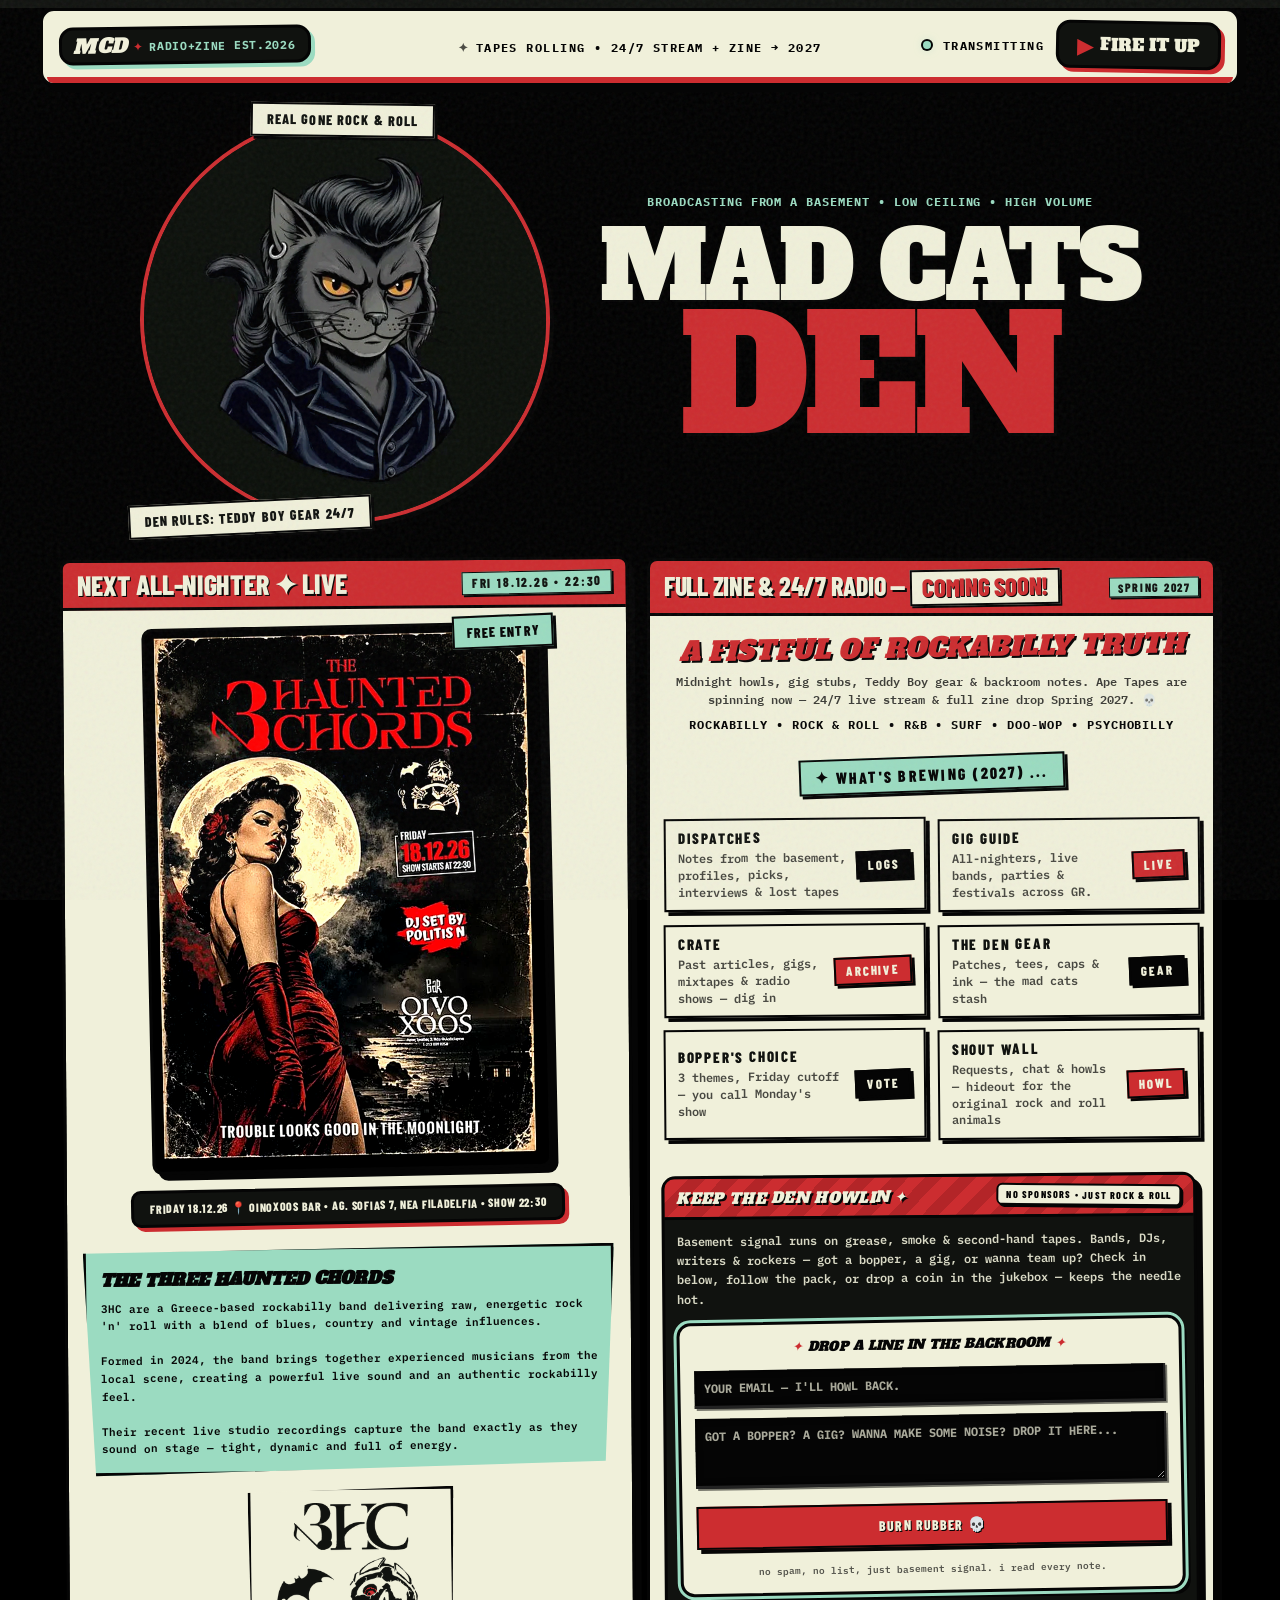
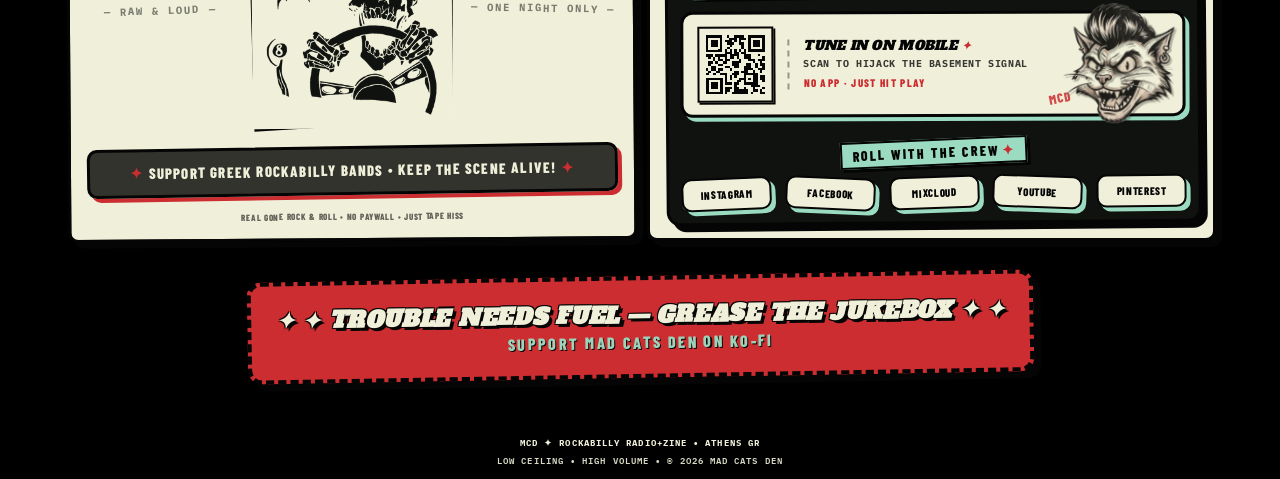
<file: index.html>
<!-- MAD CATS DEN — v270 -->
<!DOCTYPE html>
<html lang="en">
<head>
<meta charset="UTF-8">
<meta name="viewport" content="width=device-width, initial-scale=1, viewport-fit=cover">
<title>MAD CATS DEN — Rockabilly Radio 24/7 + Zine | Athens GR</title>
<meta name="description" content="Rockabilly Radio + Zine — broadcasting from a basement. Real gone R&amp;R, low ceiling, high volume, no paywall, just tape hiss.">
<meta name="theme-color" content="#10120F">

<link rel="stylesheet" href="./style.css?v=v270-play-load">

<!-- V248 1200 CAP: capped at 1200, centred, black sides — header flush with hero & cards on widescreen. -->
<style>
  #mcd-header-player,
  #main,
  #mcd-footer {
    max-width: 1200px !important;
    margin-left: auto !important;
    margin-right: auto !important;
  }
  body { background: #000; }
/* V138 H1: keep hero visual identical, H1 inherits hero type */
  .mcd-hero-h1 { font-size: inherit !important; font-weight: inherit !important; letter-spacing: inherit !important; text-transform: inherit !important; }
  .mcd-hero-h1 .mad-line, .mcd-hero-h1 .den-line { display: block; }
</style>

<link rel="icon" type="image/x-icon" href="./favicon.ico?v=v261">
<link rel="icon" type="image/png" sizes="16x16" href="./favicon-16x16.png?v=v261">
<link rel="icon" type="image/png" sizes="32x32" href="./favicon-32x32.png?v=v261">
<link rel="apple-touch-icon" sizes="180x180" href="./apple-touch-icon.png?v=v261">
<link rel="icon" type="image/png" sizes="192x192" href="./android-chrome-192x192.png?v=v261">
<link rel="icon" type="image/png" sizes="512x512" href="./android-chrome-512x512.png?v=v261">
<link rel="manifest" href="./site.webmanifest">

<meta property="og:title" content="MAD CATS DEN — Rockabilly Radio 24/7 + Zine | Athens GR">
<meta property="og:description" content="Rockabilly Radio + Zine — broadcasting from a basement. Real gone R&amp;R, low ceiling, high volume, no paywall, just tape hiss.">
<meta property="og:type" content="website">
<meta property="og:url" content="https://madcatsdenradio.com">
<meta property="og:site_name" content="MAD CATS DEN">
<meta property="og:locale" content="en_US">
<meta property="og:image" content="https://madcatsdenradio.com/og-image-1200x630.jpg">
<meta property="og:image:width" content="1200">
<meta property="og:image:height" content="630">
<meta property="og:image:type" content="image/jpeg">
<meta property="og:image:alt" content="MAD CATS DEN — Rockabilly Radio 24/7 + Zine | Athens GR">
<meta name="twitter:card" content="summary_large_image">
<meta name="twitter:title" content="MAD CATS DEN — Rockabilly Radio 24/7 + Zine | Athens GR">
<meta name="twitter:description" content="Rockabilly Radio + Zine — broadcasting from a basement. Real gone R&amp;R, low ceiling, high volume, no paywall, just tape hiss.">
<meta name="twitter:image" content="https://madcatsdenradio.com/og-image-1200x630.jpg">
<meta name="twitter:image:alt" content="MAD CATS DEN — Rockabilly Radio 24/7 + Zine | Athens GR">
<link rel="canonical" href="https://madcatsdenradio.com/">

<script type="application/ld+json">
{
  "@context": "https://schema.org",
  "@type": "WebSite",
  "name": "MAD CATS DEN",
  "alternateName": ["MAD CATS DEN Radio", "MCD Radio+Zine"],
  "url": "https://madcatsdenradio.com/"
}
</script>

<script type="application/ld+json">
{
  "@context": "https://schema.org",
  "@type": "Organization",
  "name": "MAD CATS DEN",
  "alternateName": "MCD Radio+Zine",
  "url": "https://madcatsdenradio.com/",
  "logo": "https://madcatsdenradio.com/android-chrome-512x512.png",
  "description": "Rockabilly Radio + Zine — broadcasting from a basement. Real gone R&amp;R, low ceiling, high volume, no paywall, just tape hiss.",
  "foundingDate": "2026",
  "location": {
    "@type": "Place",
    "name": "Athens, Greece",
    "address": {
      "@type": "PostalAddress",
      "addressLocality": "Athens",
      "addressRegion": "Attica",
      "addressCountry": "GR"
    }
  },
  "sameAs": [
    "https://www.instagram.com/madcatnik",
    "https://www.facebook.com/madcatsdenradio",
    "https://www.mixcloud.com/madcatnik",
    "https://youtube.com/@madcatsdenradio",
    "https://www.pinterest.com/madcatsdenradio"
  ]
}
</script>


<script type="application/ld+json">
{
  "@context": "https://schema.org",
  "@type": "RadioStation",
  "name": "MAD CATS DEN",
  "alternateName": "MAD CATS DEN, Rockabilly Radio 24/7, Athens GR",
  "url": "https://madcatsdenradio.com/",
  "description": "Rockabilly Radio + Zine — broadcasting from a basement. Real gone R&R, low ceiling, high volume, no paywall, just tape hiss.",
  "broadcastDisplayName": "MAD CATS DEN Radio",
  "broadcastTimezone": "Europe/Athens",
  "inLanguage": "en",
  "genre": ["Rockabilly", "Rock & Roll", "1950s Rock & Roll"],
  "areaServed": {
    "@type": "Place",
    "name": "Athens, Greece",
    "address": {
      "@type": "PostalAddress",
      "addressLocality": "Athens",
      "addressRegion": "Attica",
      "addressCountry": "GR"
    }
  },
  "parentOrganization": {
    "@type": "Organization",
    "name": "MAD CATS DEN",
    "url": "https://madcatsdenradio.com/"
  },
  "sameAs": [
    "https://www.instagram.com/madcatnik",
    "https://www.facebook.com/madcatsdenradio",
    "https://www.mixcloud.com/madcatnik",
    "https://youtube.com/@madcatsdenradio",
    "https://www.pinterest.com/madcatsdenradio"
  ]
}
</script>

<script type="application/ld+json">
{
  "@context": "https://schema.org",
  "@type": "MusicEvent",
  "name": "THE 3 HAUNTED CHORDS - Live at Oinoxoos Bar",
  "startDate": "2026-12-18T22:30:00+02:00",
  "endDate": "2026-12-19T01:30:00+02:00",
  "eventStatus": "https://schema.org/EventScheduled",
  "eventAttendanceMode": "https://schema.org/OfflineEventAttendanceMode",
  "location": {
    "@type": "Place",
    "name": "Oinoxoos Bar",
    "address": {
      "@type": "PostalAddress",
      "streetAddress": "Ag. Sofias 7",
      "addressLocality": "Nea Filadelfia",
      "addressRegion": "Attica",
      "addressCountry": "GR"
    }
  },
  "image": ["https://madcatsdenradio.com/og-image-1200x630.jpg"],
  "description": "Greek rockabilly all-nighter - The Three Haunted Chords live + DJ set by Politis N. Free entry. Trouble looks good in the moonlight.",
  "offers": {
    "@type": "Offer",
    "price": "0",
    "priceCurrency": "EUR",
    "availability": "https://schema.org/InStock",
    "url": "https://madcatsdenradio.com/"
  },
  "performer": {
    "@type": "MusicGroup",
    "name": "The Three Haunted Chords"
  },
  "organizer": {
    "@type": "Organization",
    "name": "MAD CATS DEN",
    "url": "https://madcatsdenradio.com/"
  }
}
</script>

  <link rel="preload" href="./assets/fonts/AlfaSlabOne-Regular.woff2" as="font" type="font/woff2" crossorigin>
  <link rel="preload" href="./assets/fonts/BarlowCondensed-ExtraBold.woff2" as="font" type="font/woff2" crossorigin>
  <link rel="preload" href="./assets/fonts/IBMPlexMono-Bold.woff2" as="font" type="font/woff2" crossorigin>
  <link rel="preload" href="./assets/fonts/IBMPlexMono-SemiBold.woff2" as="font" type="font/woff2" crossorigin>
</head>
<body>
<a href="#main" class="mcd-skip" style="position:absolute;left:-9999px;top:auto;width:1px;height:1px;overflow:hidden;background:#F0F0DA;color:#050505;padding:8px 12px;z-index:9999;">Skip to content</a>

<div id="mcd-header-player">
  <div class="mcd-stamp-logo"><span class="mcd-text">MCD</span><span class="mcd-star">✦</span><span class="mcd-sub">RADIO+ZINE EST.2026</span></div>
  <div class="mcd-h-center"><span style="font-family:'IBM Plex Mono',monospace; font-size:13px; letter-spacing:0.14em; font-weight:700; color:rgba(5,5,5,0.7);">✦</span><span style="font-family:'IBM Plex Mono',monospace; font-size:13px; letter-spacing:0.14em; font-weight:700; color:#050505;">TAPES ROLLING • 24/7 STREAM + ZINE → 2027</span></div>
  <div class="mcd-h-right"><span class="mcd-live-dot"></span><span style="font-family:'IBM Plex Mono',monospace; font-size:13px; letter-spacing:0.12em; font-weight:700; color:#050505;" class="mcd-transmitting-txt">TRANSMITTING</span><button id="mcd-h-fire" aria-label="Play basement radio mix"><span class="mcd-play-symbol" aria-hidden="true">▶︎</span><span class="mcd-fire-label"> FIRE IT UP</span></button></div>
</div>

<main id="main">
<section id="mcd-hero" class="mcd-hero">
  <div class="mcd-hero-mascot-wrap">
    <div class="mcd-hero-glow mcd-hero-glow--mint"></div>
    <div class="mcd-hero-glow mcd-hero-glow--brick"></div>
    <div class="mcd-hero-cat"><img fetchpriority="high" src="./hero-cat-original.webp" loading="eager" alt="MAD CATS DEN cat" class="mcd-hero-cat-img"></div>
    <div class="mcd-tape mcd-tape--top">REAL GONE ROCK &amp; ROLL</div>
    <div class="mcd-tape mcd-tape--bottom">DEN RULES: TEDDY BOY GEAR 24/7</div>
  </div>
  <div class="mcd-hero-titles">
    <div class="mcd-hero-kicker"><span class="mcd-kicker-line1">BROADCASTING FROM A BASEMENT</span><span class="mcd-kicker-sep"> • </span><span class="mcd-kicker-line2">LOW CEILING • HIGH VOLUME</span></div>
    <h1 class="mcd-hero-h1" style="margin:0; padding:0; font:inherit; line-height:inherit;"><span class="mad-line" style="user-select: none; -webkit-user-select: none;">MAD CATS</span> <span class="den-line" style="user-select: none; -webkit-user-select: none;">DEN</span><span style="position:absolute; width:1px; height:1px; padding:0; margin:-1px; overflow:hidden; clip:rect(0,0,0,0); white-space:nowrap; border:0;">, Rockabilly Radio 24/7, Athens GR</span></h1>
  </div>
</section>

<div id="mcd-main">
  
  <div class="mcd-two-col">
    <!-- GIG CARD (Edit CURRENT_GIG at the top of script.js to swap shows in 10 seconds) -->
    <div class="mcd-card mcd-card--gig" style="transform:rotate(-0.4deg);">
      <div class="mcd-card-head" style="background:#CC2D30; flex-direction:row; align-items:center; justify-content:space-between;">
        <h2 id="mcd-gig-heading" style="color:#F0F0DA; font-size:28px;">NEXT ALL-NIGHTER ✦ LIVE</h2>
        <div id="mcd-gig-date" class="mcd-card-pill mcd-date-pill">FRI 18.12.26 • 22:30</div>
      </div>
      <div class="mcd-card-body" style="gap:0; padding:0; justify-content:flex-start;">
        
        <div style="padding:16px 12px 0 12px;">
          <div class="mcd-poster-wrap">
            <div id="mcd-gig-badge" class="mcd-free-badge">FREE ENTRY</div>
            <a id="mcd-gig-poster-link" href="https://www.facebook.com/madcatsdenradio" target="_blank" rel="noopener" style="display:block; cursor:pointer; overflow:hidden; border-radius:8px;">
              <img id="mcd-gig-poster-img" fetchpriority="high" src="./gig-poster.webp" alt="The 3 Haunted Chords - Fri 18.12.26" style="width:100%; height:auto; display:block; image-rendering:-webkit-optimize-contrast; image-rendering:crisp-edges; filter:contrast(1.08) saturate(1.05);">
            </a>
          </div>
          <div style="margin-top:16px; display:flex; justify-content:center;">
            <a id="mcd-gig-loc" class="mcd-loc-pill" href="https://www.google.com/maps/search/?api=1&query=Oinoxoos+Bar+Agias+Sofias+7+Nea+Filadelfia" target="_blank" rel="noopener">FRIDAY 18.12.26 📍 OINOXOOS BAR • AG. SOFIAS 7, NEA FILADELFIA • SHOW 22:30</a>
          </div>
        </div>
        
        <div style="padding:12px; display:flex; flex-direction:column; flex:1; justify-content:center;">
          <div style="margin: 0; padding: 4px;">
            <div class="mcd-torn" style="background:#9BDBC1; border-color:#050505; transform:rotate(-0.3deg); margin:0; border:3px solid #050505; box-shadow:4px 4px 0 #050505; padding: 16px 14px;">
              <div id="mcd-gig-title" class="mcd-card-title" style="color:#050505; font-family:'Alfa Slab One',cursive; font-style:italic; font-size:17px; line-height:1.1;">THE THREE HAUNTED CHORDS</div>
              <div id="mcd-gig-bio" class="mcd-card-text" data-nosnippet style="color:#050505; font-weight:600;">
                3HC are a Greece-based rockabilly band delivering raw, energetic rock 'n' roll with a blend of blues, country and vintage influences.<br><br>
                Formed in 2024, the band brings together experienced musicians from the local scene, creating a powerful live sound and an authentic rockabilly feel.<br><br>
                Their recent live studio recordings capture the band exactly as they sound on stage — tight, dynamic and full of energy.
              </div>
            </div>
          </div>

          <div class="mcd-stamp-row">
            <span class="mcd-stamp-side mcd-stamp-side--left" aria-hidden="true">— RAW &amp; LOUD —</span>
            <div id="mcd-gig-stamp-wrap" class="mcd-3hc-stamp-wrap"><img id="mcd-gig-stamp-img" src="./3hc-stamp-cream.png" alt="THE THREE HAUNTED CHORDS — 3HC logo" class="mcd-3hc-stamp" loading="lazy"></div>
            <span class="mcd-stamp-side mcd-stamp-side--right" aria-hidden="true">— ONE NIGHT ONLY —</span>
          </div>
          <div class="mcd-gig-stub">
            <div class="mcd-gig-stub-line"><span class="mcd-star-red">✦</span> SUPPORT GREEK ROCKABILLY BANDS • KEEP THE SCENE ALIVE! <span class="mcd-star-red">✦</span></div>
          </div>
          <div class="mcd-card-note" style="text-align:center; font-weight:700; padding:12px 12px 4px 12px; font-size:9px; letter-spacing:0.08em; color:rgba(5,5,5,0.6); margin-top:auto;">REAL GONE ROCK &amp; ROLL • NO PAYWALL • JUST TAPE HISS</div>
        </div>
        
      </div>
    </div>

    <!-- ZINE CARD -->
    <div class="mcd-card mcd-card--zine">
      <div class="mcd-card-head mcd-head-desktop" style="flex-direction:row;align-items:center;justify-content:space-between">
        <h2 style="font-size:26px; color:#F0F0DA;"><span class="mcd-zine-title-line1">FULL ZINE &amp; 24/7 RADIO —</span><span class="mcd-zine-title-break"> </span><span class="mcd-coming">COMING SOON!</span></h2>
        <div class="mcd-card-pill" style="font-size:12px;">SPRING 2027</div>
      </div>
       <div class="mcd-card-head mcd-head-mobile">
         <div class="mcd-head-row1">FULL ZINE &amp; 24/7 RADIO</div>
         <div class="mcd-head-row2"><span class="mcd-coming">COMING SOON!</span><span class="mcd-card-pill" style="font-size:12px;">SPRING 2027</span></div>
       </div>
      <div class="mcd-card-body">
        <div class="mcd-zine-intro">
          <div class="mcd-manifesto"><span class="mcd-manifesto-line1">A FISTFUL OF</span> <span class="mcd-manifesto-line2"><span class="mcd-nowrap">ROCKABILLY</span> TRUTH</span></div>
          <div class="mcd-card-text">Midnight howls, gig stubs, Teddy Boy gear &amp; backroom notes. Ape Tapes are spinning now — 24/7 live stream &amp; full zine drop Spring 2027.<span class="mcd-zine-skull"> 💀</span></div>
          <div class="mcd-genre-tags"><span class="mcd-genre-line1">ROCKABILLY • ROCK &amp; ROLL • R&amp;B • SURF</span><span class="mcd-genre-sep"> • </span><span class="mcd-genre-line2">DOO-WOP • PSYCHOBILLY</span></div>
        </div>
        <div class="mcd-brewing"><span aria-hidden="true">✦</span>&nbsp;WHAT'S BREWING (2027)&nbsp;...</div>
        <div class="mcd-grid-2">
          <div class="mcd-mini"><div><div class="mcd-mini-title">DISPATCHES</div><div class="mcd-mini-desc">Notes from the basement, profiles, picks, interviews &amp; lost tapes</div></div><div class="mcd-mini-soon mcd-tape-blk">LOGS</div></div>
          <div class="mcd-mini"><div><div class="mcd-mini-title">GIG GUIDE</div><div class="mcd-mini-desc">All-nighters, live bands, parties &amp; festivals across GR.</div></div><div class="mcd-mini-soon mcd-tape-red">LIVE</div></div>
          <div class="mcd-mini"><div><div class="mcd-mini-title">CRATE</div><div class="mcd-mini-desc">Past articles, gigs, mixtapes &amp; radio shows — dig in</div></div><div class="mcd-mini-soon mcd-tape-red">ARCHIVE</div></div>
          <div class="mcd-mini"><div><div class="mcd-mini-title">THE DEN GEAR</div><div class="mcd-mini-desc">Patches, tees, caps &amp; ink — the mad cats stash</div></div><div class="mcd-mini-soon mcd-tape-blk">GEAR</div></div>
          <div class="mcd-mini"><div><div class="mcd-mini-title">BOPPER'S CHOICE</div><div class="mcd-mini-desc">3 themes, Friday cutoff — you call Monday's show</div></div><div class="mcd-mini-soon mcd-tape-blk">VOTE</div></div>
          <div class="mcd-mini"><div><div class="mcd-mini-title">SHOUT WALL</div><div class="mcd-mini-desc">Requests, chat &amp; howls — hideout for the original rock and roll animals</div></div><div class="mcd-mini-soon mcd-tape-red">HOWL</div></div>
        </div>
        
        <!-- SUPPORT BLOCK: THE GREASE BOX -->
        <div class="mcd-support-block mcd-support-block--den">
          <div class="mcd-support-head">
            <div class="mcd-support-head-title">KEEP THE DEN HOWLIN ✦</div>
            <div class="mcd-support-head-pill">NO SPONSORS • JUST ROCK &amp; ROLL</div>
          </div>
          <div class="mcd-support-body">
            <div class="mcd-support-text">Basement signal runs on grease, smoke &amp; second-hand tapes. Bands, DJs, writers &amp; rockers — got a bopper, a gig, or wanna team up? Check in below, follow the pack, or drop a coin in the jukebox — keeps the needle hot.</div>
            
            <form name="backroom-howls" method="POST" action="/?success=true" data-netlify="true" netlify-honeypot="bot-field" class="mcd-backroom-form">
              <div hidden><input name="bot-field" /></div>
              <div class="mcd-form-title"><span class="mcd-star-red">✦</span> DROP A LINE IN THE BACKROOM <span class="mcd-star-red">✦</span></div>
              <input type="email" name="email" placeholder="YOUR EMAIL — I'LL HOWL BACK." required class="mcd-label-tape">
              <textarea name="message" placeholder="GOT A BOPPER? A GIG? WANNA MAKE SOME NOISE? DROP IT HERE..." required class="mcd-label-tape mcd-textarea"></textarea>
              
              <div style="position:relative; width:100%; margin-top:8px;">
                
                <button type="submit" class="mcd-submit-btn">BURN RUBBER 💀</button>
              </div>
              <div class="mcd-form-note" style="font-family:'IBM Plex Mono',monospace; font-size:9.5px; color:rgba(0,0,0,0.65); text-align:center; margin-top:2px;">no spam, no list, just basement signal. i read every note.</div>
            </form>
            
            <div class="mcd-qr-box">
              <div class="mcd-qr-frame">
                <svg class="mcd-qr-svg" viewBox="0 0 29 29" width="116" height="116" role="img" aria-label="QR code for madcatsdenradio.com" shape-rendering="crispEdges"><rect width="29" height="29" fill="#F0F0DA"/><path d="M2,2h1v1h-1zM3,2h1v1h-1zM4,2h1v1h-1zM5,2h1v1h-1zM6,2h1v1h-1zM7,2h1v1h-1zM8,2h1v1h-1zM11,2h1v1h-1zM14,2h1v1h-1zM15,2h1v1h-1zM16,2h1v1h-1zM17,2h1v1h-1zM20,2h1v1h-1zM21,2h1v1h-1zM22,2h1v1h-1zM23,2h1v1h-1zM24,2h1v1h-1zM25,2h1v1h-1zM26,2h1v1h-1zM2,3h1v1h-1zM8,3h1v1h-1zM12,3h1v1h-1zM13,3h1v1h-1zM14,3h1v1h-1zM16,3h1v1h-1zM17,3h1v1h-1zM18,3h1v1h-1zM20,3h1v1h-1zM26,3h1v1h-1zM2,4h1v1h-1zM4,4h1v1h-1zM5,4h1v1h-1zM6,4h1v1h-1zM8,4h1v1h-1zM10,4h1v1h-1zM11,4h1v1h-1zM12,4h1v1h-1zM14,4h1v1h-1zM16,4h1v1h-1zM20,4h1v1h-1zM22,4h1v1h-1zM23,4h1v1h-1zM24,4h1v1h-1zM26,4h1v1h-1zM2,5h1v1h-1zM4,5h1v1h-1zM5,5h1v1h-1zM6,5h1v1h-1zM8,5h1v1h-1zM11,5h1v1h-1zM12,5h1v1h-1zM13,5h1v1h-1zM16,5h1v1h-1zM17,5h1v1h-1zM20,5h1v1h-1zM22,5h1v1h-1zM23,5h1v1h-1zM24,5h1v1h-1zM26,5h1v1h-1zM2,6h1v1h-1zM4,6h1v1h-1zM5,6h1v1h-1zM6,6h1v1h-1zM8,6h1v1h-1zM12,6h1v1h-1zM17,6h1v1h-1zM20,6h1v1h-1zM22,6h1v1h-1zM23,6h1v1h-1zM24,6h1v1h-1zM26,6h1v1h-1zM2,7h1v1h-1zM8,7h1v1h-1zM11,7h1v1h-1zM17,7h1v1h-1zM20,7h1v1h-1zM26,7h1v1h-1zM2,8h1v1h-1zM3,8h1v1h-1zM4,8h1v1h-1zM5,8h1v1h-1zM6,8h1v1h-1zM7,8h1v1h-1zM8,8h1v1h-1zM10,8h1v1h-1zM12,8h1v1h-1zM14,8h1v1h-1zM16,8h1v1h-1zM18,8h1v1h-1zM20,8h1v1h-1zM21,8h1v1h-1zM22,8h1v1h-1zM23,8h1v1h-1zM24,8h1v1h-1zM25,8h1v1h-1zM26,8h1v1h-1zM10,9h1v1h-1zM11,9h1v1h-1zM12,9h1v1h-1zM14,9h1v1h-1zM15,9h1v1h-1zM17,9h1v1h-1zM18,9h1v1h-1zM2,10h1v1h-1zM3,10h1v1h-1zM4,10h1v1h-1zM6,10h1v1h-1zM7,10h1v1h-1zM8,10h1v1h-1zM9,10h1v1h-1zM10,10h1v1h-1zM12,10h1v1h-1zM13,10h1v1h-1zM14,10h1v1h-1zM15,10h1v1h-1zM18,10h1v1h-1zM19,10h1v1h-1zM20,10h1v1h-1zM24,10h1v1h-1zM3,11h1v1h-1zM5,11h1v1h-1zM7,11h1v1h-1zM10,11h1v1h-1zM12,11h1v1h-1zM13,11h1v1h-1zM15,11h1v1h-1zM18,11h1v1h-1zM19,11h1v1h-1zM20,11h1v1h-1zM26,11h1v1h-1zM5,12h1v1h-1zM7,12h1v1h-1zM8,12h1v1h-1zM10,12h1v1h-1zM11,12h1v1h-1zM16,12h1v1h-1zM20,12h1v1h-1zM21,12h1v1h-1zM22,12h1v1h-1zM24,12h1v1h-1zM25,12h1v1h-1zM26,12h1v1h-1zM3,13h1v1h-1zM4,13h1v1h-1zM6,13h1v1h-1zM9,13h1v1h-1zM10,13h1v1h-1zM13,13h1v1h-1zM14,13h1v1h-1zM15,13h1v1h-1zM16,13h1v1h-1zM22,13h1v1h-1zM25,13h1v1h-1zM3,14h1v1h-1zM7,14h1v1h-1zM8,14h1v1h-1zM13,14h1v1h-1zM14,14h1v1h-1zM15,14h1v1h-1zM19,14h1v1h-1zM20,14h1v1h-1zM23,14h1v1h-1zM25,14h1v1h-1zM26,14h1v1h-1zM4,15h1v1h-1zM5,15h1v1h-1zM10,15h1v1h-1zM11,15h1v1h-1zM14,15h1v1h-1zM15,15h1v1h-1zM18,15h1v1h-1zM19,15h1v1h-1zM20,15h1v1h-1zM23,15h1v1h-1zM26,15h1v1h-1zM2,16h1v1h-1zM4,16h1v1h-1zM5,16h1v1h-1zM7,16h1v1h-1zM8,16h1v1h-1zM12,16h1v1h-1zM18,16h1v1h-1zM19,16h1v1h-1zM20,16h1v1h-1zM21,16h1v1h-1zM24,16h1v1h-1zM25,16h1v1h-1zM26,16h1v1h-1zM3,17h1v1h-1zM6,17h1v1h-1zM7,17h1v1h-1zM14,17h1v1h-1zM15,17h1v1h-1zM17,17h1v1h-1zM18,17h1v1h-1zM19,17h1v1h-1zM22,17h1v1h-1zM25,17h1v1h-1zM2,18h1v1h-1zM5,18h1v1h-1zM8,18h1v1h-1zM9,18h1v1h-1zM10,18h1v1h-1zM13,18h1v1h-1zM14,18h1v1h-1zM15,18h1v1h-1zM18,18h1v1h-1zM19,18h1v1h-1zM20,18h1v1h-1zM21,18h1v1h-1zM22,18h1v1h-1zM23,18h1v1h-1zM10,19h1v1h-1zM12,19h1v1h-1zM14,19h1v1h-1zM18,19h1v1h-1zM22,19h1v1h-1zM23,19h1v1h-1zM25,19h1v1h-1zM26,19h1v1h-1zM2,20h1v1h-1zM3,20h1v1h-1zM4,20h1v1h-1zM5,20h1v1h-1zM6,20h1v1h-1zM7,20h1v1h-1zM8,20h1v1h-1zM10,20h1v1h-1zM12,20h1v1h-1zM16,20h1v1h-1zM17,20h1v1h-1zM18,20h1v1h-1zM20,20h1v1h-1zM22,20h1v1h-1zM23,20h1v1h-1zM25,20h1v1h-1zM26,20h1v1h-1zM2,21h1v1h-1zM8,21h1v1h-1zM10,21h1v1h-1zM15,21h1v1h-1zM16,21h1v1h-1zM18,21h1v1h-1zM22,21h1v1h-1zM23,21h1v1h-1zM26,21h1v1h-1zM2,22h1v1h-1zM4,22h1v1h-1zM5,22h1v1h-1zM6,22h1v1h-1zM8,22h1v1h-1zM10,22h1v1h-1zM11,22h1v1h-1zM12,22h1v1h-1zM14,22h1v1h-1zM15,22h1v1h-1zM18,22h1v1h-1zM19,22h1v1h-1zM20,22h1v1h-1zM21,22h1v1h-1zM22,22h1v1h-1zM23,22h1v1h-1zM2,23h1v1h-1zM4,23h1v1h-1zM5,23h1v1h-1zM6,23h1v1h-1zM8,23h1v1h-1zM14,23h1v1h-1zM21,23h1v1h-1zM22,23h1v1h-1zM23,23h1v1h-1zM24,23h1v1h-1zM2,24h1v1h-1zM4,24h1v1h-1zM5,24h1v1h-1zM6,24h1v1h-1zM8,24h1v1h-1zM10,24h1v1h-1zM11,24h1v1h-1zM12,24h1v1h-1zM14,24h1v1h-1zM15,24h1v1h-1zM18,24h1v1h-1zM22,24h1v1h-1zM26,24h1v1h-1zM2,25h1v1h-1zM8,25h1v1h-1zM10,25h1v1h-1zM11,25h1v1h-1zM14,25h1v1h-1zM15,25h1v1h-1zM16,25h1v1h-1zM17,25h1v1h-1zM18,25h1v1h-1zM19,25h1v1h-1zM22,25h1v1h-1zM23,25h1v1h-1zM25,25h1v1h-1zM2,26h1v1h-1zM3,26h1v1h-1zM4,26h1v1h-1zM5,26h1v1h-1zM6,26h1v1h-1zM7,26h1v1h-1zM8,26h1v1h-1zM10,26h1v1h-1zM13,26h1v1h-1zM14,26h1v1h-1zM15,26h1v1h-1zM16,26h1v1h-1zM17,26h1v1h-1zM18,26h1v1h-1zM19,26h1v1h-1zM21,26h1v1h-1zM25,26h1v1h-1zM26,26h1v1h-1z" fill="#050505"/></svg>
              </div>
              <div class="mcd-qr-meta">
                <div class="mcd-qr-title">TUNE IN ON MOBILE <span class="mcd-star-red">✦</span></div>
                <div class="mcd-qr-sub">SCAN TO HIJACK THE BASEMENT SIGNAL</div>
                <div class="mcd-qr-micro">NO APP · JUST HIT PLAY</div>
              </div>
              <span class="mcd-qr-stamp" aria-hidden="true">MCD</span>
              <img class="mcd-qr-cat" src="./qr-cat.webp" alt="" aria-hidden="true" loading="lazy">
            </div>
            
            <div class="mcd-follow-heading">ROLL WITH THE CREW <span class="mcd-follow-star">✦</span></div><div class="mcd-support-row--den mcd-row-social">
              <a class="mcd-s-pill--den mcd-dog-tag" href="https://instagram.com/madcatnik" target="_blank" rel="noopener">INSTAGRAM</a>
              <a class="mcd-s-pill--den mcd-dog-tag" href="https://www.facebook.com/madcatsdenradio" target="_blank" rel="noopener">FACEBOOK</a>
              <a class="mcd-s-pill--den mcd-dog-tag" href="https://www.mixcloud.com/madcatnik" target="_blank" rel="noopener">MIXCLOUD</a>
              <a class="mcd-s-pill--den mcd-dog-tag" href="https://youtube.com/@madcatsdenradio" target="_blank" rel="noopener">YOUTUBE</a>
              <a class="mcd-s-pill--den mcd-dog-tag" href="https://www.pinterest.com/madcatsdenradio" target="_blank" rel="noopener">PINTEREST</a>
            </div>
          </div>
        </div>

      </div>
    </div>
  </div>
  
  <div class="mcd-support-row--den mcd-row-kofi">
    <a class="mcd-s-pill--den mcd-kofi" href="https://ko-fi.com/madcatsden" target="_blank" rel="noopener"><span class="mcd-trouble-desktop">✦ ✦ TROUBLE NEEDS FUEL — GREASE THE JUKEBOX ✦ ✦</span><span class="mcd-trouble-mobile"><span class="mcd-trouble-line1">✦ ✦ TROUBLE NEEDS FUEL</span><span class="mcd-trouble-line2">GREASE THE JUKEBOX ✦ ✦</span></span><span class="mcd-kofi-sub">SUPPORT MAD CATS DEN ON KO-FI</span></a>
  </div>

</div>

</main>
<footer id="mcd-footer" class="mcd-footer--full"><div class="mcd-footer-line1">MCD ✦ ROCKABILLY RADIO+ZINE • ATHENS GR</div><div class="mcd-footer-line2"><span class="mcd-footer-line2-a">LOW CEILING • HIGH VOLUME</span><span class="mcd-footer-line2-sep"> • </span><span class="mcd-footer-line2-b">© 2026 MAD CATS DEN</span></div></footer>

<!-- FLOATING PLAYER -->
<div id="mcd-player">
  <div class="mcd-player-head">
<div class="mcd-player-head-top">
<div class="mcd-player-brand">
<span class="mcd-player-dot"></span>
<span class="mcd-player-brand-text">BASEMENT SIGNAL</span>
<span class="mcd-on-air-pill" aria-hidden="true">ON AIR</span>
</div>
<div class="mcd-player-controls">
<button id="mcd-next" aria-label="Next tape">NEXT TAPE</button>
<button id="mcd-eject" aria-label="Eject tape">⏏︎ EJECT</button>
</div>
</div>
</div>
  <div class="mcd-player-marquee"><span class="mcd-mc-play-hint" aria-hidden="true">▼ HIT PLAY</span><div class="mcd-player-marquee-track"><div class="mcd-player-marquee-inner"><span id="mcd-marquee-text">NO SPONSORS • NO ALGORITHM • MADCATNIK DIGGIN IN CRATE ...</span></div></div></div>
  <div class="mcd-player-vu" aria-hidden="true"><span class="mcd-vu-bar"></span></div>
  
  <div class="mcd-mixcloud-wrap">
    <iframe title="MAD CATS DEN Mixcloud player" id="mcd-mixcloud" width="100%" height="60" src="https://player-widget.mixcloud.com/widget/iframe/?hide_cover=1&mini=1&hide_artwork=1&feed=%2Fmadcatnik%2Fmad-cats-den-the-ape-tape-series-mix-1-1950s-rockabilly-rock-n-roll%2F" frameborder="0" allow="encrypted-media; fullscreen; autoplay; idle-detection; speaker-selection; web-share;"></iframe>
  </div>
</div>

<script src="https://widget.mixcloud.com/media/js/widgetApi.js"></script>
<script src="./script.js?v=v270-play-load" defer></script>

</body>
</html>
</file>
<file: style.css>
/* MAD CATS DEN — Consolidated & De-bloated Stylesheet (V270) */

/* === FONTS === */
@font-face {
  font-family: 'Alfa Slab One';
  font-style: normal;
  font-weight: 400;
  font-display: swap;
  src: local('Alfa Slab One'), url('./assets/fonts/AlfaSlabOne-Regular.woff2') format('woff2'),
       url('./assets/fonts/AlfaSlabOne-Regular.woff') format('woff'), url('./assets/fonts/AlfaSlabOne-Regular.ttf') format('truetype');
}
@font-face {
  font-family: 'Barlow Condensed';
  font-style: normal;
  font-weight: 800;
  font-display: swap;
  src: local('Barlow Condensed ExtraBold'), url('./assets/fonts/BarlowCondensed-ExtraBold.woff2') format('woff2'),
       url('./assets/fonts/BarlowCondensed-ExtraBold.woff') format('woff'), url('./assets/fonts/BarlowCondensed-ExtraBold.ttf') format('truetype');
}
@font-face {
  font-family: 'IBM Plex Mono';
  font-style: normal;
  font-weight: 600;
  font-display: swap;
  src: local('IBM Plex Mono SemiBold'), url('./assets/fonts/IBMPlexMono-SemiBold.woff2') format('woff2'),
       url('./assets/fonts/IBMPlexMono-SemiBold.woff') format('woff'), url('./assets/fonts/IBMPlexMono-SemiBold.ttf') format('truetype');
}
@font-face {
  font-family: 'IBM Plex Mono';
  font-style: normal;
  font-weight: 700;
  font-display: swap;
  src: local('IBM Plex Mono Bold'), url('./assets/fonts/IBMPlexMono-Bold.woff2') format('woff2'),
       url('./assets/fonts/IBMPlexMono-Bold.woff') format('woff'), url('./assets/fonts/IBMPlexMono-Bold.ttf') format('truetype');
}

/* === KEYFRAMES === */
@keyframes liveDotPulseMint { 0%,100%{opacity:1;transform:scale(1);box-shadow:0 0 0 2px #050505, 0 0 0 0 rgba(155,219,193,0.9), 0 0 10px rgba(155,219,193,0.75)} 50%{opacity:0.55;transform:scale(1.22);box-shadow:0 0 0 2px #050505, 0 0 0 8px rgba(155,219,193,0), 0 0 18px rgba(155,219,193,0.6)} }
@keyframes liveDotPulseBrick { 0%,100%{opacity:1;transform:scale(1);box-shadow:0 0 0 2px #050505, 0 0 0 0 rgba(204,45,48,0.7), 0 0 8px rgba(204,45,48,0.5)} 50%{opacity:0.85;transform:scale(1.12);box-shadow:0 0 0 2px #050505, 0 0 0 6px rgba(204,45,48,0), 0 0 14px rgba(204,45,48,0.45)} }
@keyframes patchWobble { 0%,100%{transform:rotate(1.8deg) scale(1.03)} 50%{transform:rotate(1.2deg) scale(1.04)} }
@keyframes mcdGlowMint { 0%,100%{transform:scale(1);opacity:0.32}50%{transform:scale(1.08);opacity:0.42} }
@keyframes mcdGlowBrick { 0%,100%{transform:scale(1);opacity:0.22}50%{transform:scale(1.12);opacity:0.32} }
@keyframes mcdCatPulseSoft { 0%,100%{ box-shadow:6px 6px 0 var(--black), 0 0 0 4px var(--black), 0 0 24px rgba(204,45,48,0.60), 0 0 38px rgba(155,219,193,0.32); } 50%{ box-shadow:6px 6px 0 var(--black), 0 0 0 4px var(--black), 0 0 32px rgba(204,45,48,0.75), 0 0 50px rgba(155,219,193,0.45); } }
@keyframes mcd-fresh-marquee { from{transform:translateX(0);}to{transform:translateX(-50%);} }
@keyframes mcd-vu-dash { from{background-position:0 0;}to{background-position:-24px 0;} }
@keyframes mcdPlayHintPulse { 0%,100%{opacity:1;transform:scale(1);} 50%{opacity:0.82;transform:scale(1.04);} }

/* === BASE & COMPONENT STYLES === */
:root { --cream: #F0F0DA; --ink: #10120F; --brick: #CC2D30; --mint: #9BDBC1; --black: #050505; }
*, *::before, *::after { box-sizing: border-box; }
html { overflow-x: hidden; overscroll-behavior-x: none; }
body::after { content: ""; position: fixed; inset: 0; width: 100%; height: 100%; height: 100dvh; pointer-events: none; z-index: 1; transform: translateZ(0); will-change: transform; opacity: 0.06; background-image: url("data:image/svg+xml,%3Csvg viewBox='0 0 256 256' xmlns='http://www.w3.org/2000/svg'%3E%3Cfilter id='noise'%3E%3CfeTurbulence type='fractalNoise' baseFrequency='0.9' numOctaves='4' stitchTiles='stitch'/%3E%3C/filter%3E%3Crect width='100%25' height='100%25' filter='url(%23noise)'/%3E%3C/svg%3E"); }
.mcd-card, .mcd-support-block--den { box-shadow: 6px 6px 0 var(--black); }
#mcd-header-player { position: sticky; top: 8px; z-index: 1000; display: flex; align-items: center; justify-content: space-between; gap: 12px; width: calc(100% - 16px); max-width: 1200px; margin: 8px auto 0; padding: 10px 16px 14px; min-height: 68px; background: var(--cream); border: 3px solid var(--black); border-radius: 14px; overflow: visible; box-shadow: 6px 6px 0 var(--black); }
#mcd-header-player::after { content: ""; position: absolute; left: 4px; right: 4px; bottom: 0; height: 6px; background: var(--brick); border-radius: 0 0 10px 10px; pointer-events: none; z-index: 2; }
.mcd-stamp-logo .mcd-text { font-family: 'Alfa Slab One',cursive; font-style: italic; font-size: 20px; color: var(--cream); letter-spacing: 0.02em; line-height: 1; }
.mcd-stamp-logo .mcd-star { color: var(--brick); font-size: 12px; line-height: 1; }
.mcd-stamp-logo .mcd-sub { font-family: 'IBM Plex Mono',monospace; font-size: 11.5px; font-weight: 700; letter-spacing: 0.06em; color: var(--mint); white-space: nowrap; }
.mcd-h-center { position: absolute; left: 50%; top: 50%; transform: translate(-50%,-50%); display: flex; align-items: center; gap: 6px; white-space: nowrap; z-index: 3; }
.mcd-h-right { display: flex; align-items: center; gap: 12px; margin-left: auto; flex-shrink: 0; z-index: 3; }
.mcd-live-dot { width: 8px; height: 8px; background: var(--mint); border-radius: 50%; display: inline-block; box-shadow: 0 0 0 2px var(--black), 0 0 8px rgba(155,219,193,0.6); animation: liveDotPulseMint 1.8s ease-in-out infinite; }
#mcd-h-fire { background: var(--ink); color: var(--cream); border: 3px solid var(--black); border-radius: 14px; box-shadow: 4px 4px 0 var(--brick); font-family: 'Alfa Slab One',cursive; font-size: 17px; padding: 10px 18px; transform: rotate(1deg); white-space: nowrap; cursor: pointer; transition: all 0.15s ease; display: inline-flex; align-items: center; justify-content: center; gap: 6px; }
.mcd-play-symbol { display: inline-block; font-size: 22px; line-height: 1; transform: translateY(1px); vertical-align: -1px; color: var(--brick); }
.mcd-fire-label { display: inline-block; line-height: 1; }
#mcd-h-fire:hover { transform: rotate(1deg) translate(-1px,-1px); box-shadow: 5px 5px 0 var(--brick); }
#mcd-h-fire:active { transform: rotate(1deg) translate(2px,2px) !important; box-shadow: 0 0 0 var(--brick) !important; }
#mcd-h-fire.is-playing { background: var(--brick); color: var(--cream); box-shadow: 3px 3px 0 var(--black); animation: patchWobble 4.5s ease-in-out infinite; }
#mcd-h-fire.is-playing:hover { box-shadow: 4px 4px 0 var(--black); }
#mcd-hero { display: flex; flex-direction: row; justify-content: center; align-items: center; gap: 56px; max-width: 1200px; margin: 12px auto 10px; padding: 0 32px; height: 400px; min-height: 400px; box-sizing: border-box; overflow: visible; position: relative; }
.mcd-hero-mascot-wrap { position: relative; flex: 0 0 auto; width: 340px; height: 340px; display: flex; align-items: center; justify-content: center; transform: rotate(-0.7deg); overflow: visible; }
.mcd-hero-glow { position: absolute; border-radius: 50%; pointer-events: none; filter: blur(22px); opacity: 0.32; z-index: 0; }
.mcd-hero-glow--mint { width: 98%; height: 98%; background: radial-gradient(circle at center, rgba(155,219,193,0.42) 0%, rgba(155,219,193,0.12) 45%, transparent 70%); animation: mcdGlowMint 3.5s ease-in-out infinite; }
.mcd-hero-glow--brick { width: 114%; height: 114%; background: radial-gradient(circle at center, rgba(204,45,48,0.28) 0%, rgba(204,45,48,0.08) 50%, transparent 72%); animation: mcdGlowBrick 4.2s ease-in-out infinite; }
.mcd-hero-cat { position: relative; width: 100%; height: 100%; border-radius: 51% 49% 50% 50% / 50% 51% 49% 50%; overflow: hidden; background: #0b0d0b; border: 4px solid var(--brick); box-shadow: 4px 4px 0 var(--black); z-index: 2; }
.mcd-hero-cat-img { width: 100%; height: 100%; object-fit: cover; filter: grayscale(0.02) contrast(1.05) brightness(1.08); display: block; }
.mcd-tape { position: absolute; font-family: 'Barlow Condensed',sans-serif; font-weight: 800; font-size: 14px; letter-spacing: 0.08em; background: var(--cream); color: var(--ink); border: 2px solid var(--black); padding: 8px 14px; box-shadow: 3px 3px 0 var(--black); z-index: 5; white-space: nowrap; line-height: 1; text-transform: uppercase; transition: transform 0.15s ease, z-index 0s; }
.mcd-tape--top { top: -10px; left: 50%; transform: translateX(-50%) rotate(1.5deg); }
.mcd-tape--top:hover { transform: translateX(-50%) rotate(0deg) scale(1.05); z-index: 10; }
.mcd-tape--bottom { bottom: -10px; left: -14px; transform: rotate(-2deg); }
.mcd-tape--bottom:hover { transform: rotate(0deg) scale(1.05); z-index: 10; }
.mcd-hero-titles { flex: 0 1 auto; max-width: 540px; display: flex; flex-direction: column; align-items: center; justify-content: center; gap: 4px; text-align: center; }
.mcd-hero-kicker { font-family: 'IBM Plex Mono',monospace; font-size: 12px !important; font-weight: 700; letter-spacing: 0.08em !important; color: var(--mint); margin-bottom: 12px; text-align: center; white-space: nowrap !important; max-width: none; line-height: 1.3; }
.mad-line { font-family: 'Alfa Slab One',cursive; line-height: 0.88; letter-spacing: -0.02em; color: var(--cream); text-transform: uppercase; display: block; text-align: center; white-space: nowrap; font-size: clamp(52px, 8vw, 94px); text-shadow: 2px 2px 0 var(--black); }
#mcd-main { max-width: 1200px; margin: 0 auto; padding: 10px 16px 12px; display: flex; flex-direction: column; gap: 12px; }
.mcd-two-col { display: grid; grid-template-columns: 1fr 1fr; gap: 14px; align-items: stretch; }
.mcd-card { position: relative; display: flex; flex-direction: column; overflow: hidden; border-radius: 10px; border: 3px solid var(--black); min-height: 360px; }
.mcd-card-head { display: flex; flex-direction: column; gap: 6px; min-height: 48px; padding: 8px 14px; border-bottom: 3px solid var(--black); background: var(--brick); flex-shrink: 0; }
.mcd-card-head h2 { font-family: 'Barlow Condensed',sans-serif; font-weight: 800; line-height: 0.92; letter-spacing: -0.01em; color: var(--cream); text-transform: uppercase; margin: 0; text-shadow: 1.5px 1.5px 0 var(--black); }
.mcd-card-pill { display: inline-flex; align-items: center; border: 1.5px solid var(--black); background: var(--mint); padding: 3px 8px; box-shadow: 2px 2px 0 var(--black); transform: rotate(-0.8deg); width: fit-content; font-family: 'Barlow Condensed',sans-serif; font-weight: 800; font-size: 13px; letter-spacing: 0.14em; color: var(--ink); text-transform: uppercase; line-height: 1; }
.mcd-date-pill { transform: rotate(-0.8deg); padding: 4px 9px; }
.mcd-card-body { position: relative; flex: 1; display: flex; flex-direction: column; justify-content: space-between; gap: 14px; background: var(--cream); color: var(--ink); padding: 14px; }
.mcd-card-note { font-family: 'Barlow Condensed',sans-serif; font-weight: 800; font-size: 9px; letter-spacing: 0.12em; color: rgba(0,0,0,0.6); text-transform: uppercase; }
.mcd-card-title { font-family: 'Barlow Condensed',sans-serif; font-weight: 800; font-size: 18px; line-height: 0.95; margin-top: 4px; color: var(--ink); text-transform: uppercase; }
.mcd-card-text { font-family: 'IBM Plex Mono',monospace; font-size: 11px; line-height: 1.6; color: rgba(0,0,0,0.75); margin-top: 8px; }
.mcd-torn { background: var(--cream); padding: 14px; color: var(--ink); box-shadow: 4px 4px 0 var(--black); border: 1.5px solid var(--black); transform: rotate(1deg); clip-path: polygon(0 2%, 100% 0, 98% 96%, 2% 100%); }
.mcd-card .mcd-torn .mcd-card-title { font-family: 'Alfa Slab One',cursive; font-style: italic; font-size: 22px; line-height: 1.1; }
.mcd-free-badge { position: absolute; top: -10px; right: -15px; background: var(--mint); color: var(--black); font-family: 'Barlow Condensed', sans-serif; font-weight: 800; font-size: 14px; letter-spacing: 0.08em; padding: 6px 12px; border: 2.5px solid var(--black); box-shadow: 3px 3px 0 var(--black); transform: rotate(-1.2deg); z-index: 5; text-transform: uppercase; }
.mcd-loc-pill { font-family: 'Barlow Condensed',sans-serif; font-weight: 800; font-size: 12px; letter-spacing: 0.06em; background: var(--ink); color: var(--cream); display: block; padding: 8px 16px; border: 3px solid var(--black); border-radius: 10px; box-shadow: 4px 4px 0 var(--brick); transform: rotate(-0.7deg); text-align: center; text-decoration: none; text-wrap: balance; white-space: normal; max-width: 92%; margin: 0 auto; }
.mcd-zine-intro { margin-bottom: 14px !important; padding-bottom: 4px; }
.mcd-grid-2 { display: grid; grid-template-columns: 1fr 1fr; gap: 12px; margin-bottom: 18px !important; }
.mcd-mini:nth-child(1) { transform: rotate(-0.5deg); }
.mcd-mini:nth-child(2) { transform: rotate(0.8deg); }
.mcd-mini:nth-child(3) { transform: rotate(-1.2deg); }
.mcd-mini:nth-child(4) { transform: rotate(0.5deg); }
.mcd-mini:nth-child(5) { transform: rotate(-0.8deg); }
.mcd-mini:nth-child(6) { transform: rotate(1.1deg); }
.mcd-mini-title { font-family: 'Barlow Condensed',sans-serif; font-weight: 800; font-size: 15px; letter-spacing: 0.12em; color: var(--ink); text-transform: uppercase; line-height: 1; }
.mcd-mini-desc { font-family: 'IBM Plex Mono',monospace; font-size: 12px; line-height: 1.4; color: rgba(0,0,0,0.7); margin-top: 4px; }
.mcd-mini-soon { position: relative; flex-shrink: 0; border: 2.5px solid var(--black) !important; padding: 4px 10px; font-family: 'Barlow Condensed', sans-serif; font-weight: 800; font-size: 13px; letter-spacing: 0.14em; box-shadow: 3px 3px 0 var(--black) !important; transform: rotate(-2deg); overflow: visible; }
.mcd-tape-mnt { background: var(--mint) !important; color: var(--black) !important; }
.mcd-tape-red { background: var(--brick) !important; color: var(--cream) !important; }
.mcd-tape-blk { background: var(--black) !important; color: var(--cream) !important; }
.mcd-support-block--den { margin-top: 16px; padding: 0; background: var(--ink); border: 3px solid var(--black); border-radius: 14px; overflow: visible; transform: rotate(-0.5deg); position: relative; }
.mcd-support-block--den::after { content: ""; position: absolute; inset: 4px; border-radius: 10px; pointer-events: none; z-index: 1; background-image: radial-gradient(circle at 12px 12px, #333 3px, #000 4px, transparent 4.5px),
    radial-gradient(circle at calc(100% - 12px) 12px, #333 3px, #000 4px, transparent 4.5px),
    radial-gradient(circle at 12px calc(100% - 12px), #333 3px, #000 4px, transparent 4.5px),
    radial-gradient(circle at calc(100% - 12px) calc(100% - 12px), #333 3px, #000 4px, transparent 4.5px); }
.mcd-support-head { display: flex; align-items: center; justify-content: space-between; background: repeating-linear-gradient(-45deg, #CC2D30, #CC2D30 12px, #b32528 12px, #b32528 24px); padding: 8px 12px; border-bottom: 3px solid var(--black); position: relative; z-index: 2; border-radius: 10px 10px 0 0; }
.mcd-support-head-title { font-family: 'Alfa Slab One',cursive; font-style: italic; font-size: 15px; color: var(--cream); letter-spacing: 0.02em; text-shadow: 2px 2px 0 var(--black); }
.mcd-support-head-pill { font-family: 'Barlow Condensed',sans-serif; font-weight: 800; font-size: 10px; letter-spacing: 0.12em; background: var(--cream); color: var(--black); border: 2px solid var(--black); border-radius: 6px; padding: 3px 8px; box-shadow: 2px 2px 0 var(--black); transform: rotate(1deg); }
.mcd-support-body { padding: 12px; position: relative; z-index: 2; }
.mcd-support-row--den { display: flex; flex-wrap: wrap; gap: 8px; }
.mcd-s-pill--den { display: inline-flex; align-items: center; gap: 6px; padding: 8px 12px; font-family: 'Barlow Condensed',sans-serif; font-weight: 800; font-size: 12px; letter-spacing: 0.06em; text-transform: uppercase; text-decoration: none; border-radius: 10px; transition: all 0.1s ease; }
.mcd-dog-tag { background: var(--cream) !important; color: var(--black) !important; border: 3px solid var(--black); box-shadow: 3px 3px 0 var(--black); }
.mcd-support-row--den.mcd-row-social .mcd-s-pill--den:nth-child(1) { transform: rotate(-2deg); }
.mcd-support-row--den.mcd-row-social .mcd-s-pill--den:nth-child(2) { transform: rotate(3deg); }
.mcd-support-row--den.mcd-row-social .mcd-s-pill--den:nth-child(3) { transform: rotate(-1.5deg); }
.mcd-support-row--den.mcd-row-social .mcd-s-pill--den:nth-child(4) { transform: rotate(2.5deg); }
.mcd-support-row--den.mcd-row-social .mcd-s-pill--den:active { transform: translateY(4px) rotate(0deg) !important; box-shadow: 0 0 0 var(--black); }
.mcd-support-row--den.mcd-row-kofi .mcd-s-pill--den.mcd-kofi:hover { background: var(--ink); border-style: solid; transform: rotate(-1deg) scale(1.04) translate(-1px,-1px); box-shadow: 8px 8px 0 var(--black); }
.mcd-support-row--den.mcd-row-kofi .mcd-s-pill--den.mcd-kofi:active { transform: rotate(-1deg) scale(1.02) translate(2px,2px) !important; box-shadow: 0 0 0 var(--black) !important; }
.mcd-backroom-form { display: flex; flex-direction: column; gap: 10px; margin-bottom: 16px; background: var(--cream); padding: 14px; border: 3px solid var(--black); border-radius: 14px; box-shadow: 0 0 0 3px var(--mint), 5px 5px 0 var(--black); transform: rotate(-0.5deg); position: relative; transition: all 0.2s ease; }
.mcd-backroom-form:focus-within { box-shadow: 0 0 0 4px var(--mint), 6px 6px 0 var(--black); }
.mcd-form-title { font-family: 'Alfa Slab One', cursive; font-style: italic; font-size: 13px; letter-spacing: 0.02em; color: var(--black); text-align: center; margin-bottom: 4px; }
.mcd-label-tape { width: 100%; background: var(--black); border: none; border-radius: 0; padding: 10px; font-family: 'IBM Plex Mono', monospace; font-size: 12px; font-weight: 700; color: var(--cream); outline: none; transition: all 0.1s ease; box-shadow: 2px 2px 0 rgba(0,0,0,0.5), inset 0 0 6px rgba(0,0,0,0.9); border-bottom: 3px solid #222; border-right: 2px solid #222; }
.mcd-label-tape::placeholder { color: rgba(240, 240, 218, 0.7); text-transform: uppercase; }
.mcd-label-tape:focus { background: #0a0a0a; box-shadow: 3px 3px 0 var(--mint); transform: translate(-1px, -1px); }
.mcd-textarea { resize: vertical; min-height: 70px; }
.mcd-submit-btn { background: var(--black); color: var(--cream); font-family: 'Barlow Condensed', sans-serif; font-weight: 800; font-size: 14px; letter-spacing: 0.08em; text-transform: uppercase; border: 3px solid var(--black); border-radius: 0; padding: 11px 14px; cursor: pointer; box-shadow: 4px 4px 0 var(--black); transition: all 0.12s ease; width: 100%; text-align: center; }
.mcd-submit-btn:hover { background: var(--cream); color: var(--black); box-shadow: 2px 2px 0 var(--black); transform: translate(2px, 2px); }
.mcd-submit-btn:active { transform: translate(4px, 4px) !important; box-shadow: 0 0 0 var(--black) !important; }
#mcd-footer div { background: var(--black); color: var(--cream); border: none; font-family: 'IBM Plex Mono', monospace; font-size: 9px; letter-spacing: 0.12em; line-height: 1.3; padding: 8px 16px; box-shadow: 4px 4px 0 rgba(0,0,0,0.6); transform: rotate(1deg); text-transform: uppercase; text-align: center; max-width: 90vw; }
#mcd-footer .mcd-star { color: var(--mint); font-size: 11px; }
.mcd-coming { background: var(--cream); color: var(--brick); text-shadow: 1px 1px 0 var(--black); padding: 2px 10px; border: 2px solid var(--black); box-shadow: 2px 2px 0 var(--black); display: inline-block; transform: rotate(-1deg); font-size: 0.92em; line-height: 1.1; white-space: nowrap; }
.mcd-follow-star { color: var(--brick) !important; }
.mcd-card--zine .mcd-grid-2 { gap: 12px !important; margin-top: 0 !important; margin-bottom: 0 !important; }
.mcd-card--zine .mcd-grid-2 > div { display: flex !important; flex-direction: row !important; align-items: center !important; justify-content: space-between !important; gap: 10px !important; padding: 10px 12px !important; min-height: 0 !important; text-align: left !important; }
.mcd-card--zine .mcd-grid-2 > div > div:first-child { flex: 1 1 auto !important; text-align: left !important; }
.mcd-card--zine .mcd-grid-2 > div .mcd-s-pill--den { flex-shrink: 0 !important; margin: 0 !important; align-self: center !important; }
.mcd-card--zine .mcd-manifesto { margin: 0 !important; color: var(--brick) !important; font-size: 26.5px !important; text-shadow: 2px 2px 0 var(--black) !important; }
#mcd-footer, .mcd-footer--full { border: none !important; border-top: none !important; border-bottom: none !important; box-shadow: none !important; outline: none !important; background: transparent !important; }
#mcd-footer div, .mcd-footer--full div { border: none !important; box-shadow: none !important; outline: none !important; background: transparent !important; transform: none !important; }
.mcd-footer--full { width: 100% !important; max-width: none !important; background: transparent !important; border: none !important; padding: 12px 16px !important; text-align: center; display: block; }
.mcd-card--zine .mcd-grid-2 > div:nth-child(1) .mcd-s-pill--den, .mcd-card--zine .mcd-grid-2 > div:nth-child(3) .mcd-s-pill--den { background: var(--mint) !important; color: var(--black) !important; border: 2px solid var(--black) !important; }
.mcd-card--zine .mcd-grid-2 > div:nth-child(2) .mcd-s-pill--den, .mcd-card--zine .mcd-grid-2 > div:nth-child(6) .mcd-s-pill--den { background: var(--brick) !important; color: var(--cream) !important; border: 2px solid var(--black) !important; }
.mcd-card--zine .mcd-grid-2 > div:nth-child(4) .mcd-s-pill--den { background: var(--black) !important; color: var(--cream) !important; border: 2px solid var(--black) !important; }
.mcd-card--zine .mcd-grid-2 > div:nth-child(5) .mcd-s-pill--den { background: var(--cream) !important; color: var(--black) !important; border: 2px solid var(--black) !important; }
.mcd-support-block--den::before { content: ""; position: absolute; top: -10px; left: 18%; width: 56px; height: 18px; background: var(--cream); border: 2px solid var(--black); box-shadow: 1px 1px 0 var(--black); transform: rotate(-3deg); z-index: 3; display: none !important; }
.mcd-submit-btn, button.mcd-submit-btn { background: var(--brick) !important; color: var(--cream) !important; border: 2px solid var(--black) !important; text-shadow: 1px 1px 0 var(--black) !important; }
.mcd-support-block--den input::placeholder, .mcd-support-block--den textarea::placeholder { text-transform: uppercase !important; }
.mcd-card--gig .mcd-support-block--den p, .mcd-card--gig .mcd-support-block--den div { font-size: 14px !important; line-height: 1.65 !important; }
.mcd-poster-wrap { position: relative; border: 3px solid var(--black); border-radius: 10px; box-shadow: 6px 6px 0 var(--black); transform: rotate(-0.8deg); background: var(--black); width: 90% !important; max-width: 400px !important; margin: 0 auto !important; }
.mcd-card--gig .mcd-support-block--den { padding: 10px 12px !important; gap: 10px !important; }
.mcd-card--gig .mcd-card-body { gap: 10px !important; }
.mcd-support-row--den.mcd-row-social { flex-wrap: wrap; gap: 14px !important; justify-content: center !important; border-top: none !important; }
#mcd-footer, #mcd-footer.mcd-footer--full { display: flex !important; flex-direction: column !important; justify-content: center !important; align-items: center !important; gap: 4px !important; text-align: center !important; width: 100% !important; max-width: none !important; }
#mcd-footer .mcd-footer-line1, #mcd-footer .mcd-footer-line2 { display: block !important; width: 100% !important; max-width: 720px !important; text-align: center !important; margin: 0 auto !important; padding: 0 !important; }
#mcd-footer .mcd-footer-line2 { line-height: 1.6 !important; text-wrap: balance !important; }
#mcd-main, #mcd-hero, #mcd-header-player { max-width: 100%; overflow-x: clip; }
#mcd-hero.is-playing .mcd-hero-cat { border-color: var(--brick); box-shadow: 6px 6px 0 var(--black), 0 0 0 4px var(--black), 0 0 28px rgba(204,45,48,0.70), 0 0 44px rgba(155,219,193,0.40) !important; animation: mcdCatPulseSoft 3.5s ease-in-out infinite !important; }
#mcd-hero.is-playing .mcd-hero-glow--mint { background: radial-gradient(circle at center, rgba(155,219,193,0.85) 0%, rgba(155,219,193,0.3) 42%, transparent 70%); filter: blur(40px) !important; transform: scale(1.5) !important; opacity: 0.65 !important; transition: all 1.2s ease-in-out !important; }
#mcd-hero.is-playing .mcd-hero-glow--brick { background: radial-gradient(circle at center, rgba(204,45,48,0.7) 0%, rgba(204,45,48,0.25) 48%, transparent 72%); filter: blur(44px) !important; transform: scale(1.55) !important; opacity: 0.75 !important; transition: all 1.2s ease-in-out !important; }
.mcd-mini { position: relative; text-align: left; border: 2.5px solid var(--black); background: var(--cream); padding: 10px; box-shadow: 4px 4px 0 var(--black); display: flex; align-items: center; justify-content: space-between; gap: 8px; transition: all 0.12s; cursor: default !important; pointer-events: none !important; }
.mcd-mini:hover { z-index: 10; transform: none !important; box-shadow: 4px 4px 0 var(--black) !important; }
.mcd-mini:active { transform: none !important; box-shadow: 4px 4px 0 var(--black) !important; background: var(--cream) !important; }
.mcd-mini:nth-child(1), .mcd-mini:nth-child(2), .mcd-mini:nth-child(3), .mcd-mini:nth-child(4), .mcd-mini:nth-child(5), .mcd-mini:nth-child(6) { transform: rotate(-0.5deg); }
.mcd-manifesto { font-family: 'Alfa Slab One', cursive; font-style: italic; font-size: 21px; transform: rotate(-1deg); display: inline-block; margin-bottom: 10px; text-shadow: 2.5px 2px 0 var(--mint), 3px 3px 0 var(--black); text-decoration: none; word-break: keep-all !important; overflow-wrap: normal !important; hyphens: none !important; }
.mcd-nowrap { white-space: nowrap !important; }
.mcd-footer-line1 { font-family: 'Barlow Condensed', sans-serif; font-weight: 800; font-size: 13px; letter-spacing: 0.12em; margin-bottom: 4px; display: inline-block !important; background: #050505 !important; color: #F0F0DA !important; border: 2px solid #050505 !important; border-radius: 8px !important; padding: 6px 12px !important; box-shadow: 4px 4px 0 #9BDBC1 !important; }
.mcd-footer-line2 { font-family: 'IBM Plex Mono', monospace; font-size: 10px; letter-spacing: 0.08em; color: var(--cream); opacity: 0.9; margin-top: 10px !important; text-shadow: 1px 1px 0 #050505 !important; }
.mcd-support-row--den.mcd-row-kofi { max-width: 1200px; justify-content: center; margin: 24px auto !important; }
.mcd-support-row--den.mcd-row-kofi .mcd-s-pill--den.mcd-kofi { width: 100%; justify-content: center; font-family: 'Alfa Slab One', cursive; font-style: italic; letter-spacing: 0.02em; background: var(--brick); color: var(--cream); border: 4px dashed var(--black); border-radius: 14px; transform: rotate(-1deg) scale(1.02); position: relative; text-align: center; text-shadow: 3px 3px 0 var(--black), -1px -1px 0 var(--black), 1px -1px 0 var(--black), -1px 1px 0 var(--black), 1px 1px 0 var(--black); font-size: 22px !important; padding: 22px 24px !important; line-height: 1.1 !important; box-shadow: 7px 7px 0 #050505 !important; }
.mcd-kofi { font-size: 22px !important; padding: 22px 24px !important; line-height: 1.1 !important; }
.mcd-support-row--den.mcd-row-social .mcd-s-pill--den { flex: 1 1 0 !important; min-width: 0 !important; justify-content: center !important; border: 2px solid var(--black) !important; font-size: 11px !important; padding: 8px 4px !important; text-align: center; white-space: nowrap; background: var(--cream) !important; color: #050505 !important; box-shadow: 4px 4px 0 #9BDBC1 !important; }
.mcd-support-row--den.mcd-row-social .mcd-s-pill--den:hover { transform: translateY(-2px) rotate(0deg); box-shadow: 5px 5px 0 #9BDBC1 !important; }
.mcd-stamp-logo { display: inline-flex; align-items: center; gap: 6px; padding: 6px 13px 6px 11px; background: var(--ink); border: 3px solid var(--black); border-radius: 14px; transform: rotate(-0.8deg); flex-shrink: 0; white-space: nowrap; box-shadow: 4px 4px 0 #9BDBC1 !important; }
.den-line { font-family: 'Alfa Slab One',cursive; color: var(--brick); text-transform: uppercase; display: block; text-align: center; white-space: nowrap; font-size: clamp(90px, 13vw, 160px) !important; line-height: 0.82 !important; letter-spacing: -0.03em !important; text-shadow: 3px 3px 0 var(--black) !important; margin-top: 2px !important; }
.mcd-support-body .mcd-support-text { font-family: 'IBM Plex Mono',monospace; color: var(--cream); opacity: 0.9; margin-bottom: 12px; font-size: 12px !important; line-height: 1.6 !important; }
.mcd-star-red { color: #CC2D30 !important; }
.mcd-3hc-stamp { width: 128px !important; height: auto; display: inline-block; filter: contrast(1.06) sepia(0.14) saturate(0.92) !important; transform: none !important; border: none !important; border-radius: 8px !important; padding: 0 !important; background: transparent !important; box-shadow: none !important; opacity: 0.97 !important; }
.mcd-3hc-stamp-wrap { background-size: 7px 7px, 11px 11px, 100% 100% !important; background-position: 0 0, 3px 5px, 0 0 !important; align-self: center !important; display: block !important; width: fit-content !important; max-width: 170px !important; margin: 8px auto 2px auto !important; background: transparent !important; background-image: none !important; border: 3px solid #050505 !important; border-radius: 0 !important; clip-path: polygon(0 2%, 100% 0, 98% 96%, 2% 100%) !important; padding: 0 !important; box-shadow: 4px 4px 0 #050505 !important; transform: rotate(-0.3deg) !important; overflow: hidden !important; text-align: center !important; }
.mcd-3hc-stamp-wrap .mcd-3hc-stamp { width: 160px !important; height: auto !important; display: block !important; margin: 0 auto !important; filter: none !important; transform: none !important; border: none !important; border-radius: 0 !important; padding: 0 !important; background: transparent !important; box-shadow: none !important; opacity: 1 !important; }
.mcd-genre-tags { font-family: 'IBM Plex Mono', monospace; font-size: 11px; font-weight: 700; letter-spacing: 0.08em; text-transform: uppercase; color: var(--black); text-align: center; border-top: 2px solid var(--black); border-bottom: 2px solid var(--black); line-height: 1.6; background: #F0F0DA !important; border: 3px solid #050505 !important; border-radius: 0 !important; clip-path: polygon(0 2%, 100% 0, 98% 96%, 2% 100%) !important; box-shadow: 4px 4px 0 #050505 !important; transform: rotate(-0.3deg) !important; padding: 10px 8px !important; margin: 14px 4px 16px 4px !important; }
.mcd-head-mobile { display: none !important; }
.mcd-trouble-mobile { display: none !important; }
.mcd-manifesto-line1, .mcd-manifesto-line2 { display: inline; }
.mcd-footer-line2-a, .mcd-footer-line2-b, .mcd-footer-line2-sep { display: inline; }
#mcd-footer { display: flex; justify-content: center; align-items: center; padding: 12px; margin-top: 12px; background: transparent; width: 100% !important; max-width: none !important; margin-left: 0 !important; margin-right: 0 !important; padding-bottom: 12px !important; }
body { overscroll-behavior-y: contain; background: radial-gradient(ellipse at 50% 35%, #10120F 0%, #10120F 58%, #0E110F 74%, #0A0C0A 100%); color: var(--cream); font-family: 'IBM Plex Mono',monospace; overflow-x: hidden; padding-bottom: 0 !important; transition: padding-bottom 1.2s ease-in-out !important; }
.mcd-mini::after { position: absolute; top: -9px; right: 10px; background: #CC2D30; color: #F0F0DA; font-family: 'Barlow Condensed',sans-serif; font-weight: 800; font-size: 9px; letter-spacing: 0.12em; padding: 2px 6px; border: 2px solid #050505; box-shadow: 2px 2px 0 #050505; transform: rotate(-2deg); z-index: 5; display: none !important; content: none !important; }
.mcd-card--gig .mcd-3hc-stamp-wrap .mcd-3hc-stamp { height: auto !important; display: block !important; margin: 0 auto !important; filter: none !important; transform: none !important; border: none !important; border-radius: 0 !important; padding: 0 !important; background: transparent !important; box-shadow: none !important; opacity: 1 !important; width: 200px !important; }
.mcd-card--gig .mcd-3hc-stamp-wrap { align-self: center !important; display: block !important; width: fit-content !important; background: transparent !important; background-image: none !important; border: 3px solid #050505 !important; border-radius: 0 !important; clip-path: polygon(0 2%, 100% 0, 98% 96%, 2% 100%) !important; padding: 0 !important; box-shadow: 4px 4px 0 #050505 !important; transform: rotate(-0.3deg) !important; overflow: hidden !important; text-align: center !important; max-width: 210px !important; margin: auto !important; }
.mcd-card--gig .mcd-card-note { margin-top: 0 !important; padding: 8px 12px 4px 12px !important; }
.mcd-card--gig .mcd-card-body > div:last-child { padding-top: 8px !important; justify-content: flex-start !important; }
.mcd-card--zine .mcd-zine-intro { display: flex; flex-direction: column; margin: 0 !important; padding: 0 !important; gap: 6px !important; text-align: center !important; }
.mcd-card--zine .mcd-card-text { margin: 0 !important; line-height: 1.65 !important; font-size: 11.5px !important; text-align: center !important; }
.mcd-brewing { display: inline-flex; align-items: center; background: var(--mint) !important; color: #050505 !important; border: 2.5px solid #050505 !important; box-shadow: 3px 3px 0 #050505 !important; font-family: 'Barlow Condensed',sans-serif; font-weight: 800; letter-spacing: 0.14em; transform: rotate(-2deg); white-space: nowrap; align-self: center !important; margin: 2px auto 8px auto !important; font-size: 16px !important; padding: 6px 14px !important; }
.mcd-follow-heading .mcd-follow-star { color: var(--brick) !important; margin-left: 2px !important; }
.mcd-follow-heading { margin-bottom: 10px; border-top: none !important; align-items: center !important; align-self: center !important; background: var(--mint) !important; color: #050505 !important; border: 2.5px solid #050505 !important; box-shadow: 3px 3px 0 #050505 !important; font-family: 'Barlow Condensed', sans-serif !important; font-weight: 800 !important; letter-spacing: 0.14em !important; transform: rotate(-2deg) !important; margin: 0 auto 10px auto !important; white-space: nowrap !important; text-align: center !important; display: flex !important; width: fit-content !important; max-width: 100% !important; justify-content: center !important; margin-left: auto !important; margin-right: auto !important; font-size: 14px !important; padding: 3px 10px !important; }
.mcd-genre-line1, .mcd-genre-line2 { white-space: normal !important; }
.mcd-card--zine .mcd-genre-tags { background: transparent !important; background-image: none !important; border: none !important; border-top: none !important; border-bottom: none !important; border-radius: 0 !important; clip-path: none !important; box-shadow: none !important; transform: none !important; padding: 0 !important; margin: 0 !important; text-align: center !important; line-height: 1.6 !important; white-space: normal !important; font-size: 12px !important; }
html, body { margin: 0; padding: 0; background: var(--ink); min-height: 100vh; min-height: 100svh; min-height: 100dvh; max-width: 100%; overflow-x: clip; }
#mcd-player { position: fixed; bottom: 16px; right: 16px; width: 460px; max-width: calc(100vw - 32px); background: #050505; border: 3px solid #050505; border-radius: 8px; box-shadow: 4px 4px 0 #050505; z-index: 10002; overflow: hidden; display: flex; flex-direction: column; visibility: hidden; transform: translateY(110%); pointer-events: none; }
#mcd-player.show { visibility: visible; transform: none; pointer-events: auto; }
#mcd-player .mcd-player-head-top { display: flex; align-items: center; justify-content: space-between; gap: 8px; flex-wrap: wrap; }
#mcd-player .mcd-player-head { background: #F0F0DA; border-bottom: 3px solid #050505; padding: 10px 14px; }
#mcd-player .mcd-player-brand { display: flex; align-items: center; gap: 8px; min-width: 0; flex-wrap: wrap; }
#mcd-player .mcd-player-dot { width: 14px; height: 14px; border-radius: 50%; background: #9BDBC1; border: 2px solid #050505; box-sizing: border-box; flex-shrink: 0; }
#mcd-player .mcd-player-brand-text { font-family: 'Alfa Slab One',cursive; font-style: italic; font-size: 14px; color: #050505; letter-spacing: 0.04em; white-space: nowrap; }
#mcd-player .mcd-player-controls { display: flex; align-items: center; gap: 6px; flex-wrap: wrap; flex-shrink: 0; }
#mcd-player #mcd-next, #mcd-player #mcd-eject { background: #F0F0DA; color: #050505; border: 2px solid #050505; border-radius: 4px; padding: 5px 10px; font-family: 'Barlow Condensed',sans-serif; font-weight: 800; font-size: 11px; letter-spacing: 0.04em; cursor: pointer; box-shadow: 3px 3px 0 #050505; white-space: nowrap; height: 28px; display: inline-flex; align-items: center; justify-content: center; font-variant-emoji: text; }
#mcd-player #mcd-next:active, #mcd-player #mcd-eject:active { transform: translate(2px,2px); box-shadow: 0 0 0 #050505; }
#mcd-player .mcd-player-marquee { background: #F0F0DA; border-bottom: 2px solid #050505; height: 28px; overflow: hidden; display: flex; align-items: center; gap: 8px; padding: 0 8px; }
#mcd-player .mcd-player-marquee-track { flex: 1 1 auto; min-width: 0; overflow: hidden; display: flex; align-items: center; }
#mcd-player .mcd-player-marquee-inner { display: block; white-space: nowrap; animation: none; text-align: left; overflow: hidden; text-overflow: ellipsis; }
#mcd-player.is-playing .mcd-player-marquee-inner { display: inline-block; text-align: left; overflow: visible; animation: mcd-fresh-marquee 22s linear infinite; }
#mcd-player .mcd-player-marquee-inner > span { font-family: 'Barlow Condensed',sans-serif; font-weight: 800; font-size: 12px; letter-spacing: 0.06em; color: #050505; white-space: nowrap; padding-right: 40px; }
#mcd-player .mcd-player-vu { background: #050505; height: 6px; overflow: hidden; display: flex; align-items: center; border-bottom: 2px solid #050505; }
#mcd-player .mcd-player-vu .mcd-vu-bar { display: block; height: 100%; width: 100%; background: repeating-linear-gradient(90deg,#9BDBC1 0 14px,transparent 14px 24px); background-size: 24px 100%; background-position: 0 0; }
#mcd-player.is-playing .mcd-player-vu .mcd-vu-bar { animation: mcd-vu-dash 2.5s linear infinite; }
#mcd-player .mcd-mixcloud-wrap { position: relative; width: 100%; height: 60px; min-height: 60px; background: #000; overflow: visible; }
#mcd-player iframe { width: 100%; height: 60px; min-height: 60px; border: 0; display: block; background: #000; }
#mcd-player .mcd-mc-play-hint { flex-shrink: 0; background: #CC2D30; color: #F0F0DA; border: 2px solid #050505; border-radius: 4px; box-shadow: 2px 2px 0 #050505; font-family: 'Barlow Condensed',sans-serif; font-weight: 800; font-size: 12px; letter-spacing: 0.08em; line-height: 1; padding: 4px 9px; white-space: nowrap; pointer-events: none; animation: mcdPlayHintPulse 1.5s ease-in-out infinite; }
#mcd-player.is-playing .mcd-mc-play-hint { display: none; }
body:has(#mcd-player.show) { padding-bottom: 170px !important; }
body.mcd-player-open { padding-bottom: 170px !important; }
body.mcd-player-open #mcd-footer { margin-bottom: 10px !important; }

/* === RESPONSIVE === */

@media (min-width: 1280px) {
  #mcd-hero { gap: 50px; height: auto; min-height: 440px; }
  .mcd-hero-mascot-wrap { width: 410px; height: 410px; }
}

@media (min-width: 769px) {
  .mcd-h-center span { font-size: 12px !important; letter-spacing: 0.12em !important; }
  .mcd-transmitting-txt { font-size: 12px !important; letter-spacing: 0.12em !important; }
  #mcd-header-player, #mcd-hero, #mcd-main { max-width: 1200px !important; width: calc(100% - 16px) !important; margin-left: auto !important; margin-right: auto !important; box-sizing: border-box !important; }
}

@media (min-width: 600px) {
  .mcd-two-col { display: grid !important; grid-template-columns: 1fr 1fr !important; gap: 14px !important; align-items: stretch !important; flex-direction: row !important; }
  .mcd-card--gig { order: 1 !important; }
  .mcd-card--zine { order: 2 !important; }
  #mcd-hero { flex-direction: row !important; }
  .mcd-hero-kicker { white-space: nowrap !important; font-size: 12px !important; line-height: 1.3 !important; }
  .mcd-kicker-line1, .mcd-kicker-line2 { display: inline !important; white-space: nowrap !important; }
  .mcd-kicker-sep { display: inline !important; }
  .mcd-genre-tags { font-size: 11px !important; line-height: 1.6 !important; white-space: nowrap !important; }
  .mcd-genre-line1, .mcd-genre-line2 { display: inline !important; white-space: nowrap !important; }
  .mcd-genre-sep { display: inline !important; }
  .mcd-zine-title-line1 { display: inline !important; margin-bottom: 0 !important; }
  .mcd-zine-title-break { display: inline !important; }
  .mcd-coming { display: inline-block !important; margin-top: 0 !important; }
  .den-line { font-size: 160px !important; }
}

@media (max-width: 1023px) {
  #mcd-hero { flex-direction: column; height: auto; min-height: 400px; gap: 24px; padding: 16px 20px; }
  .mcd-two-col { display: flex !important; flex-direction: column !important; }
  .mcd-card--zine { order: 1 !important; }
  .mcd-card--gig { order: 2 !important; }
}

@media (max-width: 768px) {
  .mcd-hero-kicker { font-size: 12px; padding: 0 8px; margin-bottom: 14px; }
  .mcd-tape { font-size: 12px; padding: 6px 12px; }
  .mcd-tape--top { top: -8px; }
  #mcd-main { padding: 10px 14px 12px; gap: 18px; }
  .mcd-grid-2 { grid-template-columns: 1fr; gap: 12px; }
  #mcd-footer div { font-size: 9.5px; padding: 8px 12px; max-width: 100%; line-height: 1.4; }
  .mcd-support-row--den.mcd-row-social { flex-wrap: wrap; gap: 12px; justify-content: center; }
  .mcd-support-row--den.mcd-row-social .mcd-s-pill--den { flex: 0 1 auto; justify-content: center; }
  .mcd-support-row--den.mcd-row-kofi .mcd-s-pill--den.mcd-kofi { font-size: 14px; padding: 16px 12px; line-height: 1.4; text-wrap: balance; text-align: center; }
  .mcd-hero-mascot-wrap { width: 350px; height: 350px; overflow: visible; will-change: transform; contain: layout; }
  .mcd-hero-glow { will-change: transform,opacity; }
  #mcd-hero.is-playing .mcd-hero-glow--mint, #mcd-hero.is-playing .mcd-hero-glow--brick { transform: scale(1.15); }
  #mcd-h-fire:hover, #mcd-h-fire:active, #mcd-h-fire.is-playing { transform: none; }
  #mcd-header-player.is-playing .mcd-stamp-logo { display: none; }
  #mcd-header-player.is-playing .mcd-h-right { width: 100%; justify-content: center; margin: 0; }
  .mcd-play-symbol { font-variant-emoji: text; color: #CC2D30; }
  #mcd-header-player::after { display: none !important; }
  #mcd-hero { height: auto; min-height: 460px; gap: 12px; padding: 24px 12px 32px; margin: 8px auto 18px; contain: layout style; transform: translateZ(0); padding-bottom: 28px !important; }
  .mcd-hero-titles { padding-bottom: 12px; }
  #mcd-h-fire .mcd-fire-label { color: #F0F0DA !important; }
  #mcd-h-fire.is-playing { background: #CC2D30 !important; color: #F0F0DA !important; }
  #mcd-hero.is-playing .mcd-hero-cat { animation: none !important; box-shadow: 6px 6px 0 var(--black), 0 0 0 4px var(--black), 0 0 28px rgba(204,45,48,0.70), 0 0 44px rgba(155,219,193,0.40) !important; }
  .mcd-3hc-stamp-wrap { max-width: 150px !important; }
  .mcd-3hc-stamp-wrap .mcd-3hc-stamp { width: 140px !important; }
  .mcd-form-title { font-size: 11px !important; letter-spacing: 0 !important; line-height: 1.3 !important; white-space: nowrap !important; text-align: center !important; }
  .mcd-form-title .mcd-star-red { display: inline-block !important; flex-shrink: 0 !important; }
  .mcd-card--zine .mcd-card-head { flex-direction: column !important; align-items: flex-start !important; gap: 6px !important; }
  .mcd-card--zine .mcd-card-head h2 { font-size: 20px !important; line-height: 1.2 !important; }
  .mcd-card--zine .mcd-card-head .mcd-coming, .mcd-card--zine .mcd-card-head .mcd-card-pill { white-space: nowrap !important; font-size: 11px !important; }
  .mcd-support-head { flex-direction: column !important; align-items: center !important; justify-content: center !important; text-align: center !important; gap: 8px !important; padding: 12px 12px !important; }
  .mcd-support-head-title { font-size: 14px !important; line-height: 1.2 !important; text-align: center !important; }
  .mcd-support-head-pill { white-space: nowrap !important; font-size: 9px !important; align-self: center !important; }
  .mcd-head-desktop { display: none !important; }
  .mcd-manifesto-line1 { display: block !important; }
  .mcd-manifesto-line2 { display: block !important; }
  .mcd-mini::after { display: none !important; }
  .mcd-card--gig .mcd-card-head { flex-direction: column !important; align-items: center !important; justify-content: center !important; text-align: center !important; gap: 10px !important; padding: 14px 12px !important; }
  .mcd-card--gig .mcd-card-head h2 { font-size: 22px !important; line-height: 1.2 !important; text-align: center !important; }
  .mcd-card--gig .mcd-card-head .mcd-date-pill { align-self: center !important; white-space: nowrap !important; }
  .mcd-trouble-desktop { display: none !important; }
  .mcd-trouble-mobile { display: block !important; }
  .mcd-trouble-line1, .mcd-trouble-line2 { display: block !important; white-space: nowrap !important; text-align: center !important; }
  .mcd-card--gig .mcd-torn .mcd-card-title { font-size: 17px !important; white-space: nowrap !important; line-height: 1.1 !important; }
  .mcd-h-center { display: none !important; }
  .mcd-h-right { margin-left: auto; width: 100%; margin: 0; justify-content: center; gap: 0; display: contents !important; }
  #mcd-h-fire { margin: 0 auto; font-variant-emoji: text; background: #10120F !important; color: #F0F0DA !important; border: 3px solid #050505 !important; box-shadow: 4px 4px 0 #CC2D30 !important; order: 4 !important; flex: 0 0 100% !important; width: 100% !important; max-width: 100% !important; font-size: 20px !important; padding: 14px 18px !important; text-align: center !important; transform: none !important; }
  #mcd-h-fire.is-playing { background: #CC2D30 !important; color: #F0F0DA !important; box-shadow: 4px 4px 0 #050505 !important; }
  #mcd-header-player.is-playing .mcd-stamp-logo, #mcd-header-player.is-playing .mcd-live-dot, #mcd-header-player.is-playing .mcd-transmitting-txt { display: none !important; }
  #mcd-header-player.is-playing #mcd-h-fire { flex: 0 0 100% !important; }
  .mcd-live-dot { display: inline-block !important; order: 2 !important; margin-left: auto !important; align-self: center !important; margin-top: 1px !important; }
  .mcd-transmitting-txt { order: 3 !important; font-size: 11px !important; letter-spacing: 0.12em !important; align-self: center !important; display: inline-flex !important; align-items: center !important; line-height: 1.2 !important; padding-top: 1px !important; }
  #mcd-h-fire .mcd-play-symbol { color: #CC2D30 !important; font-size: 19px !important; }
  #mcd-header-player { width: calc(100% - 8px); top: 4px; min-height: auto; display: flex !important; flex-wrap: wrap !important; align-items: center !important; gap: 6px !important; padding: 8px 12px 10px !important; justify-content: center !important; }
  .mcd-stamp-logo { font-size: 14px; max-width: 60%; display: inline-flex !important; order: 1 !important; flex: 0 1 auto !important; align-self: center !important; background: transparent !important; border: none !important; box-shadow: none !important; transform: none !important; padding: 0 !important; margin: 0 auto !important; justify-content: center !important; width: 100% !important; }
  .mcd-stamp-logo .mcd-text { font-size: 14px !important; color: #050505 !important; }
  .mcd-stamp-logo .mcd-star { color: #CC2D30 !important; }
  .mcd-stamp-logo .mcd-sub { font-size: 8.5px !important; color: #050505 !important; }
  .mcd-live-dot, .mcd-transmitting-txt { display: none !important; }
  .mcd-hero-mascot-wrap .mcd-tape--bottom { left: 8px !important; bottom: -6px !important; transform: rotate(-1deg) !important; }
  .den-line { font-size: 90px !important; }
  .mcd-head-row2 .mcd-coming { white-space: nowrap !important; font-size: 13px !important; }
  .mcd-head-row2 .mcd-card-pill { white-space: nowrap !important; font-size: 11px !important; opacity: 0.92 !important; }
  .mcd-card--zine .mcd-card-head.mcd-head-mobile { gap: 10px !important; background: #CC2D30 !important; padding: 14px 12px !important; border-bottom: 3px solid #050505 !important; display: flex !important; flex-direction: column !important; align-items: center !important; text-align: center !important; }
  .mcd-head-row1 { font-family: 'Alfa Slab One',cursive !important; font-style: italic !important; font-size: 20px !important; line-height: 1.1 !important; color: #F0F0DA !important; text-shadow: 2px 2px 0 #050505 !important; order: 1 !important; text-align: center !important; }
  .mcd-head-row2 { display: flex !important; align-items: center !important; justify-content: center !important; flex-wrap: nowrap !important; gap: 10px !important; order: 2 !important; }
  #mcd-footer { margin-bottom: 24px; font-size: 10px !important; padding: 4px 0 !important; white-space: nowrap; overflow: hidden; padding-bottom: 12px !important; }
  .mcd-card--gig .mcd-3hc-stamp-wrap { max-width: 130px !important; }
  .mcd-card--gig .mcd-3hc-stamp-wrap .mcd-3hc-stamp { width: 120px !important; }
  .mcd-card--zine .mcd-card-text { font-size: 12px !important; line-height: 1.4 !important; }
  .mcd-card--zine .mcd-genre-tags { line-height: 1.5 !important; }
  .mcd-row-kofi { box-sizing: border-box !important; margin: 12px auto !important; max-width: 100% !important; overflow: visible !important; padding: 0 4px !important; }
  .mcd-row-kofi .mcd-kofi, .mcd-s-pill--den.mcd-kofi { text-align: center !important; white-space: normal !important; margin: 0 auto !important; box-sizing: border-box !important; transform: rotate(-1deg) scale(1) !important; box-shadow: 4px 4px 0 #050505 !important; line-height: 1.45 !important; text-shadow: 1px 1px 0 #050505 !important; font-size: 10px !important; letter-spacing: 0 !important; padding: 18px 16px !important; width: calc(100% - 4px) !important; max-width: calc(100% - 4px) !important; }
  .mcd-brewing { margin: 2px auto 8px auto !important; font-size: 14px !important; padding: 5px 12px !important; }
  .mcd-follow-heading { margin: 0 auto 10px auto !important; font-size: 12.5px !important; padding: 3px 10px !important; }
  #mcd-player { bottom: 0; right: 0; left: 0; width: 100%; max-width: 100%; border-radius: 8px 8px 0 0; transform: translateY(110%); visibility: hidden; pointer-events: none; padding-bottom: env(safe-area-inset-bottom, 0px); box-shadow: 0 -4px 0 #050505; }
  #mcd-player.show { visibility: visible !important; transform: none !important; pointer-events: auto !important; }
  #mcd-player .mcd-player-head { padding: 12px 12px; }
  #mcd-player .mcd-player-head-top { width: 100%; flex-wrap: nowrap; justify-content: space-between; align-items: center; gap: 8px; }
  #mcd-player .mcd-player-brand { flex: 1 1 auto; min-width: 0; flex-wrap: nowrap; gap: 6px; }
  #mcd-player .mcd-player-dot { width: 13px; height: 13px; }
  #mcd-player .mcd-player-brand-text { font-size: 12.5px; overflow: hidden; text-overflow: ellipsis; }
  #mcd-player .mcd-player-controls { flex: 0 0 auto; width: auto; display: flex; flex-wrap: nowrap; align-items: center; gap: 6px; }
  #mcd-player #mcd-next, #mcd-player #mcd-eject { flex: 0 0 auto; font-size: 11.5px; padding: 6px 10px; height: 32px; box-shadow: 2px 2px 0 #050505; box-sizing: border-box; white-space: nowrap; }
  #mcd-player .mcd-player-marquee { height: 34px; padding: 0 10px; }
  #mcd-player .mcd-player-vu { height: 8px; }
  body:has(#mcd-player.show), body.mcd-player-open { padding-bottom: 190px !important; }
}

@media (max-width: 599px) {
  .mcd-two-col { display: flex !important; flex-direction: column !important; }
  .mcd-card--zine { order: 1 !important; }
  .mcd-card--gig { order: 2 !important; }
  #mcd-hero { flex-direction: column !important; height: auto !important; min-height: 400px !important; gap: 24px !important; padding: 16px 12px !important; }
  .mcd-live-dot { display: none !important; }
  #mcd-main { gap: 28px !important; padding: 10px 12px 12px !important; }
  #mcd-header-player { padding: 6px 8px 8px !important; }
  #mcd-h-fire { font-size: 14px !important; padding: 7px 10px !important; border-width: 2px !important; border-radius: 10px !important; box-shadow: 2px 2px 0 var(--black) !important; gap: 5px !important; }
  .mcd-play-symbol { font-size: 18px !important; }
  .mcd-hero-kicker { white-space: normal !important; font-size: 11px !important; letter-spacing: 0.06em !important; line-height: 1.7 !important; padding: 0 8px; text-align: center; }
  .mcd-kicker-line1, .mcd-kicker-line2 { display: block !important; white-space: normal !important; text-align: center; }
  .mcd-kicker-sep { display: none !important; }
  .mcd-genre-tags { font-size: 9.5px !important; letter-spacing: 0.05em !important; line-height: 1.9 !important; padding: 8px 2px !important; white-space: normal !important; }
  .mcd-genre-line1, .mcd-genre-line2 { display: block !important; white-space: nowrap !important; text-align: center; }
  .mcd-genre-sep { display: none !important; }
  .mcd-card--zine .mcd-card-head { flex-wrap: wrap !important; }
  .mcd-card--zine .mcd-card-head h2 { font-size: 21px !important; line-height: 1.25 !important; display: block !important; }
  .mcd-zine-title-line1 { display: block !important; margin-bottom: 6px !important; }
  .mcd-zine-title-break { display: none !important; }
  .mcd-coming { display: inline-block !important; margin-top: 0 !important; font-size: 0.88em !important; padding: 2px 8px !important; }
  .mcd-follow-heading { border-top: none !important; margin-top: 6px !important; }
  .mcd-support-row--den.mcd-row-social { border-top: none !important; flex-wrap: wrap !important; gap: 12px !important; }
  .mcd-support-row--den.mcd-row-social .mcd-s-pill--den { flex: 1 1 30% !important; font-size: 10px !important; padding: 7px 2px !important; }
  .mcd-3hc-stamp { width: 95px !important; height: auto; display: inline-block; background: transparent !important; border: none !important; padding: 0 !important; transform: rotate(-4deg); box-shadow: none !important; }
  .mcd-card--zine .mcd-manifesto { font-size: 20.5px !important; line-height: 1.15 !important; text-wrap: balance !important; text-align: center !important; display: block !important; max-width: 280px !important; margin: 0 auto !important; }
  .mcd-footer-line1 { font-size: 11px !important; }
  .mcd-footer-line2 { font-size: 9px !important; }
  .mcd-poster-wrap { width: 88% !important; max-width: 340px !important; }
  .mcd-card--gig .mcd-card-head h2 { font-size: 22px !important; line-height: 1.2 !important; }
  #mcd-footer { padding: 12px 12px !important; gap: 6px !important; }
  #mcd-footer .mcd-footer-line1 { font-size: 11px !important; }
  #mcd-footer .mcd-footer-line2 { font-size: 9px !important; line-height: 1.7 !important; max-width: 320px !important; }
  .mcd-card--zine .mcd-card-text { text-align: center !important; }
  .mcd-card--zine .mcd-genre-tags { line-height: 1.9 !important; padding: 0 !important; margin: 0 !important; font-size: 10.5px !important; }
}

@media (max-width: 480px) {
  .mcd-hero-mascot-wrap { width: 320px; height: 320px; }
  .mcd-tape--bottom { left: 0; bottom: -8px; }
  .mcd-card-pill { font-size: 11.5px; }
  .mcd-mini-soon { font-size: 11.5px; }
  .mcd-card, .mcd-support-block--den { box-shadow: 4px 4px 0 var(--black); }
}

@media (prefers-reduced-motion: reduce) {
  *, *::before, *::after { animation: none !important; transition: none !important; }
}

/* Ko-fi tip-jar sub-line (V238) */
.mcd-support-row--den.mcd-row-kofi .mcd-s-pill--den.mcd-kofi { flex-direction: column !important; gap: 6px !important; }
.mcd-kofi-sub { display: block !important; font-family: 'Barlow Condensed', sans-serif !important; font-style: normal !important; font-size: 16px !important; font-weight: 800 !important; letter-spacing: 0.14em !important; color: var(--mint) !important; text-shadow: 1px 1px 0 var(--black) !important; opacity: 0.96; }
@media (max-width: 768px) {
  .mcd-kofi-sub { font-size: 13.5px !important; letter-spacing: 0.11em !important; }
}

/* Option 1: Dynamic ON AIR red pill + pulsing red dot when playing (V242) */
#mcd-player .mcd-on-air-pill {
  display: none;
  align-items: center;
  background: #CC2D30;
  color: #F0F0DA;
  border: 2px solid #050505;
  border-radius: 4px;
  box-shadow: 2px 2px 0 #050505;
  font-family: 'Barlow Condensed', sans-serif;
  font-weight: 800;
  font-size: 12px;
  letter-spacing: 0.1em;
  line-height: 1;
  padding: 4px 9px;
  white-space: nowrap;
  animation: mcdPlayHintPulse 1.8s ease-in-out infinite;
}
#mcd-player.is-playing .mcd-on-air-pill {
  display: inline-flex;
}
#mcd-player.is-playing .mcd-player-dot {
  background: #CC2D30;
  animation: liveDotPulseBrick 2.4s ease-in-out infinite;
}
@media (max-width: 768px) {
  #mcd-player .mcd-on-air-pill {
    font-size: 10px;
    padding: 3px 6px;
    letter-spacing: 0.06em;
    flex-shrink: 0;
  }
}
@media (max-width: 390px) {
  #mcd-player .mcd-player-head { padding: 10px 10px; }
  #mcd-player .mcd-player-brand-text { font-size: 11px; }
  #mcd-player #mcd-next, #mcd-player #mcd-eject { font-size: 10.5px; padding: 5px 8px; height: 30px; }
}

/* V247: Blocked Mixcloud widget fallback + IG/FB in-app browser tip */
#mcd-player .mcd-blocked-fallback {
  display: none;
  position: absolute;
  inset: 0;
  background: #10120F;
  align-items: center;
  justify-content: center;
  padding: 8px 10px;
  z-index: 5;
}
#mcd-player.is-blocked .mcd-blocked-fallback {
  display: flex;
}
#mcd-player .mcd-blocked-btn {
  display: inline-flex;
  align-items: center;
  justify-content: center;
  background: #CC2D30;
  color: #F0F0DA;
  border: 2px solid #050505;
  border-radius: 4px;
  box-shadow: 3px 3px 0 #050505;
  font-family: 'Barlow Condensed', sans-serif;
  font-weight: 800;
  font-size: 13px;
  letter-spacing: 0.08em;
  text-decoration: none;
  padding: 7px 12px;
  white-space: nowrap;
  transition: transform 0.1s ease, box-shadow 0.1s ease;
}
#mcd-player .mcd-blocked-btn:active {
  transform: translate(2px, 2px);
  box-shadow: 0 0 0 #050505;
}
#mcd-player .mcd-inapp-tip {
  background: #10120F;
  color: #9BDBC1;
  border-bottom: 2px solid #050505;
  font-family: 'IBM Plex Mono', monospace;
  font-weight: 700;
  font-size: 9.5px;
  letter-spacing: 0.06em;
  text-align: center;
  padding: 5px 8px;
  line-height: 1.3;
}
@media (max-width: 390px) {
  #mcd-player .mcd-blocked-btn { font-size: 11.5px; padding: 6px 10px; }
  #mcd-player .mcd-inapp-tip { font-size: 8.5px; }
}

/* V261: Compact QR code stamp inside Support Block */
.mcd-qr-box {
  display: flex;
  align-items: center;
  justify-content: center;
  gap: 12px;
  width: fit-content;
  max-width: 100%;
  background: var(--cream);
  color: var(--black);
  border: 3px solid var(--black);
  border-radius: 12px;
  padding: 8px 12px;
  margin: 0 auto 14px auto;
  box-shadow: 4px 4px 0 var(--mint);
  transform: rotate(0.4deg);
}

/* V251: Pure zine stamp at bottom of Gig Card */
.mcd-gig-stub {
  display: flex;
  align-items: center;
  justify-content: center;
  background: rgba(16, 18, 15, 0.85);
  color: var(--cream);
  border: 3px solid var(--black);
  border-radius: 10px;
  padding: 12px 14px;
  margin: 6px 4px 8px 4px;
  box-shadow: 4px 4px 0 var(--brick);
  transform: rotate(-0.5deg);
  text-align: center;
}
.mcd-gig-stub-line {
  font-family: 'Barlow Condensed', sans-serif;
  font-size: 15px;
  font-weight: 800;
  letter-spacing: 0.08em;
  line-height: 1.25;
  color: var(--cream);
  text-transform: uppercase;
  text-wrap: balance;
}
.mcd-qr-frame {
  flex-shrink: 0;
  border: 2.5px solid var(--black);
  background: var(--cream);
  padding: 2px;
  line-height: 0;
  box-shadow: 2px 2px 0 var(--black);
}
.mcd-qr-svg {
  display: block;
  width: 68px;
  height: 68px;
}
.mcd-qr-meta {
  display: flex;
  flex-direction: column;
  gap: 4px;
  text-align: left;
}
.mcd-qr-title {
  font-family: 'Alfa Slab One', cursive;
  font-style: italic;
  font-size: 13px;
  letter-spacing: 0.02em;
  color: var(--black);
  line-height: 1.15;
}
.mcd-qr-sub {
  font-family: 'IBM Plex Mono', monospace;
  font-size: 10px;
  font-weight: 700;
  letter-spacing: 0.06em;
  color: rgba(5, 5, 5, 0.78);
  line-height: 1.35;
}
@media (max-width: 480px) {
  .mcd-qr-box {
    gap: 10px;
    padding: 8px 10px;
  }
  .mcd-qr-svg {
    width: 72px;
    height: 72px;
  }
  .mcd-qr-title {
    font-size: 12px;
  }
  .mcd-qr-sub {
    font-size: 9px;
  }
}

/* V253: Flanking monospace side-stamps around 3HC stamp */
.mcd-stamp-row {
  display: flex;
  align-items: center;
  justify-content: center;
  gap: 14px;
  width: 100%;
  margin: auto 0;
  padding: 10px 4px;
}
.mcd-card--gig .mcd-stamp-row .mcd-3hc-stamp-wrap {
  margin: 0 !important;
  flex-shrink: 0;
}
.mcd-stamp-side {
  flex: 1 1 0;
  font-family: 'IBM Plex Mono', monospace;
  font-size: 10.5px;
  font-weight: 700;
  letter-spacing: 0.1em;
  text-transform: uppercase;
  color: rgba(16, 18, 15, 0.52);
  text-align: center;
  white-space: nowrap;
  user-select: none;
}
.mcd-stamp-side--left {
  transform: rotate(-1.5deg);
}
.mcd-stamp-side--right {
  transform: rotate(1.5deg);
}
@media (max-width: 1023px) {
  .mcd-stamp-side {
    display: none;
  }
}

/* V254: Hide QR code box on mobile (no need to scan your own phone screen) */
@media (max-width: 768px) {
  .mcd-qr-box {
    display: none !important;
  }
}

/* V258: Polish — custom selection, keyboard focus, tap-highlight cleanup & hover feedback */
::selection {
  background: var(--brick);
  color: var(--cream);
}
a, button {
  -webkit-tap-highlight-color: transparent;
}
a:focus-visible, button:focus-visible {
  outline: 3px solid var(--mint);
  outline-offset: 2px;
}
.mcd-poster-wrap {
  transition: transform 0.15s ease, box-shadow 0.15s ease;
}
.mcd-loc-pill {
  transition: transform 0.12s ease, box-shadow 0.12s ease, background 0.12s ease;
}
@media (hover: hover) {
  .mcd-poster-wrap:hover {
    transform: rotate(-0.8deg) translate(-2px, -2px);
    box-shadow: 8px 8px 0 var(--black);
  }
  .mcd-loc-pill:hover {
    transform: rotate(-0.7deg) translate(-1px, -1px);
    box-shadow: 5px 5px 0 var(--brick);
  }
}
.mcd-loc-pill:active {
  transform: rotate(-0.7deg) translate(2px, 2px);
  box-shadow: 1px 1px 0 var(--brick);
}

/* V262: Mobile small-print legibility bump (+1-2px on tiny mono/captions, 16px input to prevent iOS zoom) */
@media (max-width: 768px) {
  .mcd-loc-pill {
    font-size: 13.5px !important;
    line-height: 1.35 !important;
  }
  .mcd-card--gig .mcd-torn .mcd-card-text {
    font-size: 12.5px !important;
    line-height: 1.55 !important;
  }
  .mcd-card--gig .mcd-card-note {
    font-size: 10.5px !important;
  }
  .mcd-support-head-pill {
    font-size: 10.5px !important;
  }
  .mcd-label-tape {
    font-size: 16px !important;
  }
  .mcd-label-tape::placeholder {
    font-size: 12.5px !important;
  }
  .mcd-form-note {
    font-size: 10.5px !important;
    line-height: 1.4 !important;
  }
  .mcd-card--zine .mcd-genre-tags {
    font-size: 11.5px !important;
  }
}

/* === V267 FINAL POLISH (CONSOLIDATED) === */

/* Desktop-only draggable player grab cursor */
@media (min-width: 769px) {
  #mcd-player .mcd-player-head {
    cursor: move;
    user-select: none;
  }
  #mcd-player.is-dragging .mcd-player-head {
    cursor: move;
  }
}

/* COMING SOON! +1px on desktop */
.mcd-head-desktop .mcd-coming {
  font-size: 25px !important;
}

/* Full-Width Gig Ticket Stub QR card + Cat Breakout */
.mcd-qr-box {
  position: relative;
  overflow: visible;
  width: 100%;
  justify-content: flex-start;
  gap: 0;
  padding: 12px 116px 12px 14px;
  margin: 18px auto 22px auto;
  transform: rotate(0.3deg);
}
.mcd-qr-frame {
  position: relative;
  margin-right: 14px;
}
.mcd-qr-meta {
  flex: 1 1 auto;
  padding-left: 14px;
  border-left: 2px dashed rgba(5, 5, 5, 0.38);
  gap: 3px;
}
.mcd-qr-micro {
  font-family: 'Barlow Condensed', sans-serif;
  font-size: 11px;
  font-weight: 800;
  letter-spacing: 0.12em;
  color: var(--brick);
  text-transform: uppercase;
  line-height: 1.2;
  margin-top: 2px;
}
.mcd-qr-cat {
  position: absolute;
  right: 8px;
  top: 50%;
  transform: translateY(-50%) rotate(2deg);
  height: 122px;
  width: auto;
  pointer-events: none;
  user-select: none;
  z-index: 3;
  filter: drop-shadow(2px 2px 0 rgba(5, 5, 5, 0.25));
}
.mcd-qr-stamp {
  position: absolute;
  right: 112px;
  bottom: 8px;
  font-family: 'Barlow Condensed', sans-serif;
  font-weight: 800;
  font-size: 13px;
  letter-spacing: 0.08em;
  color: var(--brick);
  opacity: 0.85;
  transform: rotate(-11deg);
  pointer-events: none;
  user-select: none;
  z-index: 2;
}

/* Marquee Option A: Brick-Red Tape Title + Muted Slogans */
#mcd-player .mcd-mq-title {
  color: #CC2D30;
  padding-right: 0 !important;
}
#mcd-player .mcd-mq-muted {
  color: rgba(5, 5, 5, 0.65);
  padding-right: 0 !important;
}

/* Mobile polish: hide zine skull, 2-row footer, taller player deck */
@media (max-width: 768px) {
  .mcd-zine-skull {
    display: none !important;
  }
  #mcd-footer .mcd-footer-line2 {
    max-width: 100% !important;
    width: 100% !important;
    font-size: clamp(7.8px, 2.35vw, 9.5px) !important;
    letter-spacing: 0.03em !important;
    line-height: 1.5 !important;
    padding: 0 4px !important;
    white-space: nowrap !important;
  }
  #mcd-footer .mcd-footer-line2-a,
  #mcd-footer .mcd-footer-line2-sep,
  #mcd-footer .mcd-footer-line2-b {
    display: inline !important;
    white-space: nowrap !important;
  }
  #mcd-player .mcd-player-head {
    padding: 16px 12px;
  }
  #mcd-player #mcd-next,
  #mcd-player #mcd-eject {
    height: 36px;
    padding: 6px 11px;
  }
  #mcd-player .mcd-player-marquee {
    height: 40px;
  }
  #mcd-player .mcd-player-vu {
    height: 10px;
  }
  body:has(#mcd-player.show),
  body.mcd-player-open {
    padding-bottom: calc(210px + env(safe-area-inset-bottom, 0px)) !important;
  }
}
@media (max-width: 390px) {
  #mcd-player .mcd-player-head {
    padding: 14px 10px;
  }
  #mcd-player #mcd-next,
  #mcd-player #mcd-eject {
    height: 34px;
  }
}

/* === V268: INSTANT HERO GLOW ON PLAY === */
#mcd-hero.is-playing .mcd-hero-glow--mint,
#mcd-hero.is-playing .mcd-hero-glow--brick {
  animation: none !important;
  transition: opacity 0.3s ease-out, transform 0.35s ease-out, filter 0.35s ease-out !important;
}

/* === V270: BASEMENT NEON KICKER ON PLAY (PURE MINT) === */
@keyframes mcdNeonStrike {
  0%   { opacity: 0.45; text-shadow: none; }
  12%  { opacity: 1;    text-shadow: 0 0 4px rgba(155,219,193,0.95), 0 0 10px rgba(155,219,193,0.85), 0 0 20px rgba(155,219,193,0.6); }
  20%  { opacity: 0.35; text-shadow: none; }
  32%  { opacity: 1;    text-shadow: 0 0 4px rgba(155,219,193,0.95), 0 0 12px rgba(155,219,193,0.9), 0 0 22px rgba(155,219,193,0.65); }
  40%  { opacity: 0.7;  text-shadow: 0 0 3px rgba(155,219,193,0.5); }
  55%, 100% { opacity: 1; text-shadow: 0 0 4px rgba(155,219,193,0.9), 0 0 10px rgba(155,219,193,0.75), 0 0 18px rgba(155,219,193,0.45); }
}

.mcd-hero-kicker {
  transition: color 0.25s ease-out, text-shadow 0.3s ease-out;
}

#mcd-hero.is-playing .mcd-hero-kicker {
  color: var(--mint) !important;
  text-shadow: 0 0 4px rgba(155,219,193,0.9), 0 0 10px rgba(155,219,193,0.75), 0 0 18px rgba(155,219,193,0.45);
  animation: mcdNeonStrike 0.65s steps(1, end) 1 both;
}
</file>
